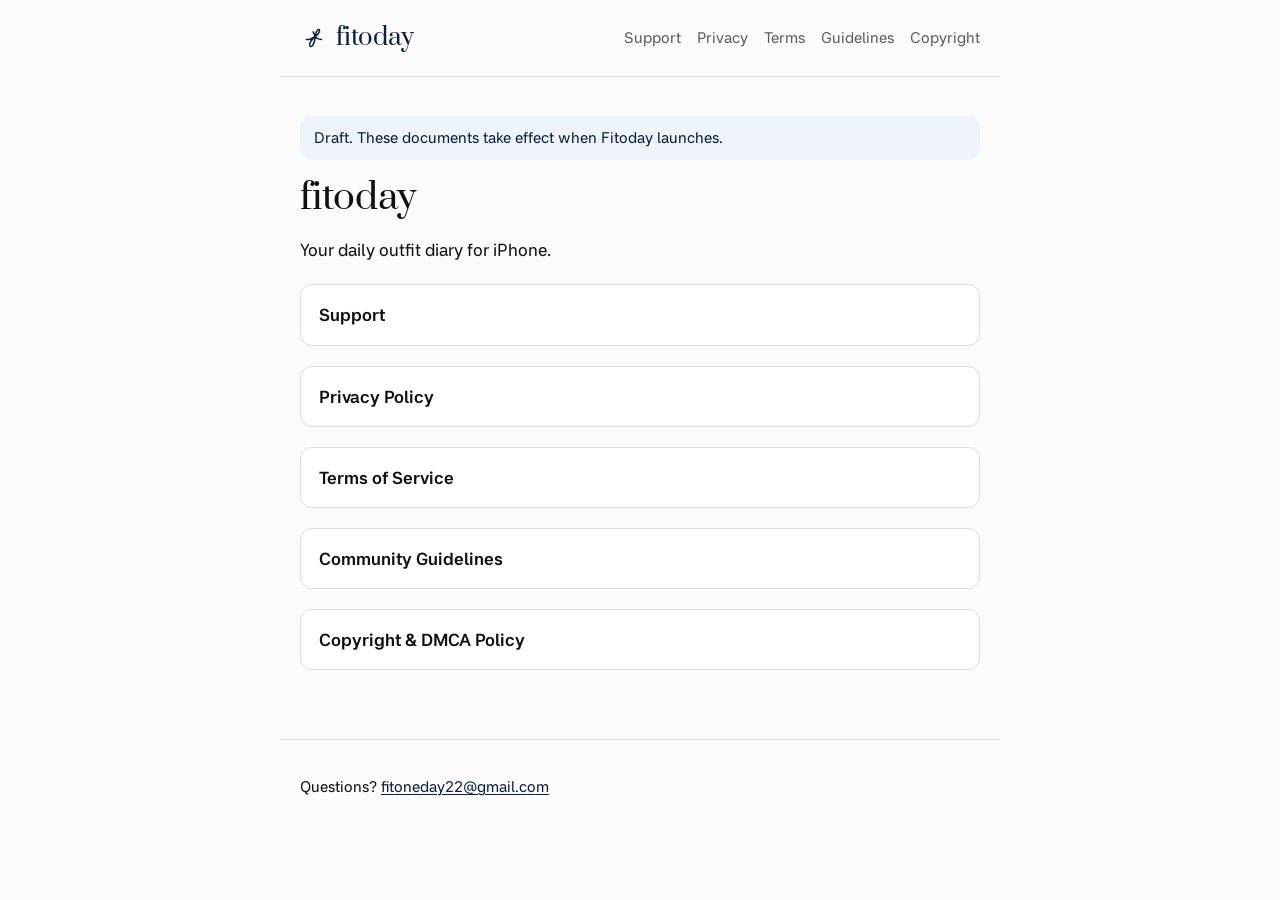
<file: index.html>
<!doctype html>
<html lang="en">
<head>
<meta charset="utf-8">
<meta name="viewport" content="width=device-width, initial-scale=1">
<meta http-equiv="Content-Security-Policy" content="default-src 'none'; style-src 'self'; font-src 'self'; img-src 'self'; base-uri 'none'; form-action 'none'">
<meta name="referrer" content="no-referrer">
<meta name="color-scheme" content="light dark">
<title>fitoday · fitoday</title>
<link rel="stylesheet" href="style.css">
</head>
<body>
<header>
  <a class="brand" href="" aria-label="fitoday home">
    <svg viewBox="0 0 220 220" width="28" height="28" aria-hidden="true"><path d="M50 122.501C50 122.501 70.6399 122.158 82.5 117.501C95.5 112.397 120 97.5481 120 97.5481M120.331 97.3081C123.002 81.9221 126.219 66.0576 129.5 60.0009C136 48.0009 144 42.7509 149 44.0009C154 45.2508 156 55.0013 147.5 69.5009C139.661 82.8725 122.892 95.4347 120.331 97.3081ZM120.331 97.3081C120.292 97.5329 120.253 97.7576 120.214 97.9822M120.331 97.3081C120.115 97.4661 120 97.5481 120 97.5481M120.214 97.9822C117.648 112.84 115.598 127.11 114.5 131.501C112.25 140.501 112 145.888 103 162.388C94 178.888 81.5 179.001 77 171.001C72.5 163.001 74.5 155.775 81.5 142.388C88.5 129.001 120 97.5481 120 97.5481M120.214 97.9822C120.071 97.7018 120 97.5481 120 97.5481M120.214 97.9822C121.337 100.175 126.917 110.124 138 115.001C150.5 120.501 169 121.001 169 121.001M120 97.5481L103 62.3881" fill="none" stroke="currentColor" stroke-width="12" stroke-linecap="round" stroke-linejoin="round"/></svg>
    <span>fitoday</span>
  </a>
  <nav aria-label="Pages"><a href="support/">Support</a><a href="privacy/">Privacy</a><a href="terms/">Terms</a><a href="community-guidelines/">Guidelines</a><a href="dmca/">Copyright</a></nav>
</header>
<main>
<p class="draft" role="note">Draft. These documents take effect when Fitoday launches.</p>
<h1>fitoday</h1><p>Your daily outfit diary for iPhone.</p><ul class="cards"><li><a href="support/">Support</a></li><li><a href="privacy/">Privacy Policy</a></li><li><a href="terms/">Terms of Service</a></li><li><a href="community-guidelines/">Community Guidelines</a></li><li><a href="dmca/">Copyright & DMCA Policy</a></li></ul>
</main>
<footer>
  <p>Questions? <a href="mailto:fitoneday22@gmail.com">fitoneday22@gmail.com</a></p>
</footer>
</body>
</html>
</file>
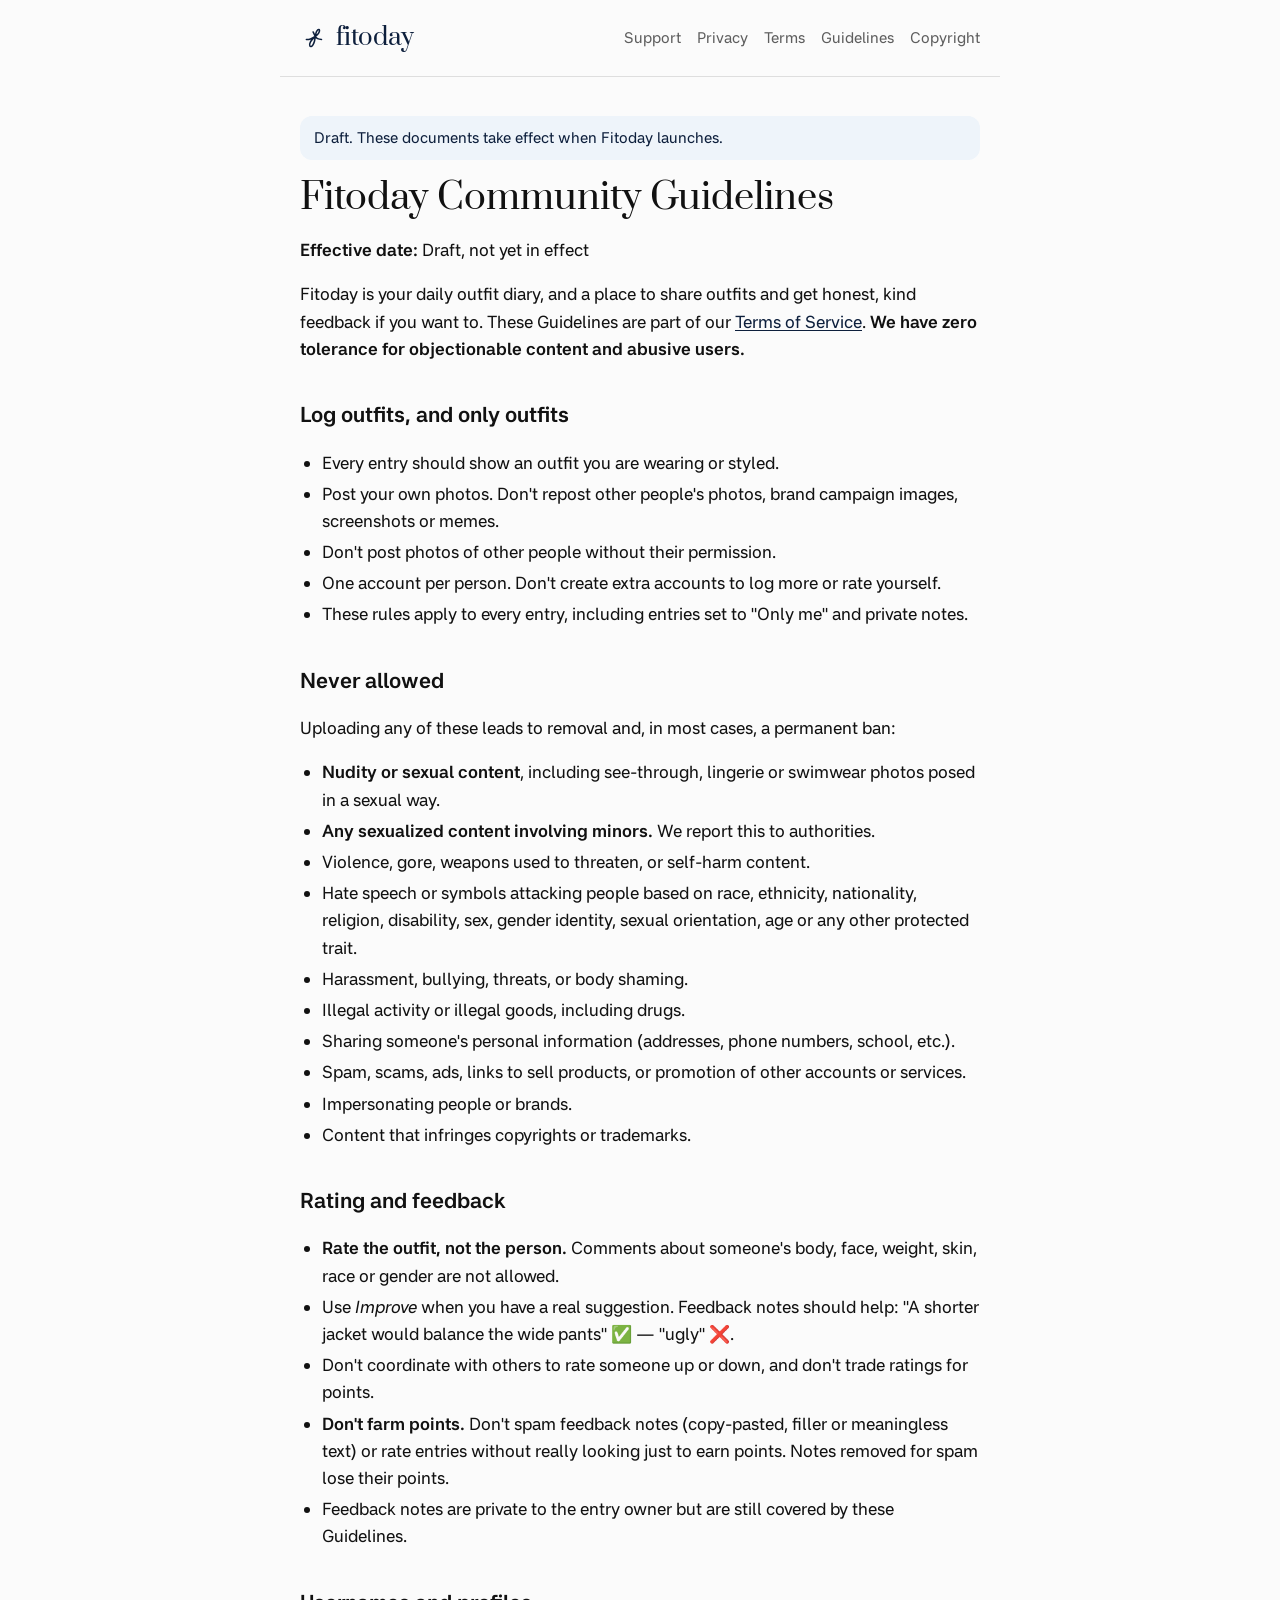
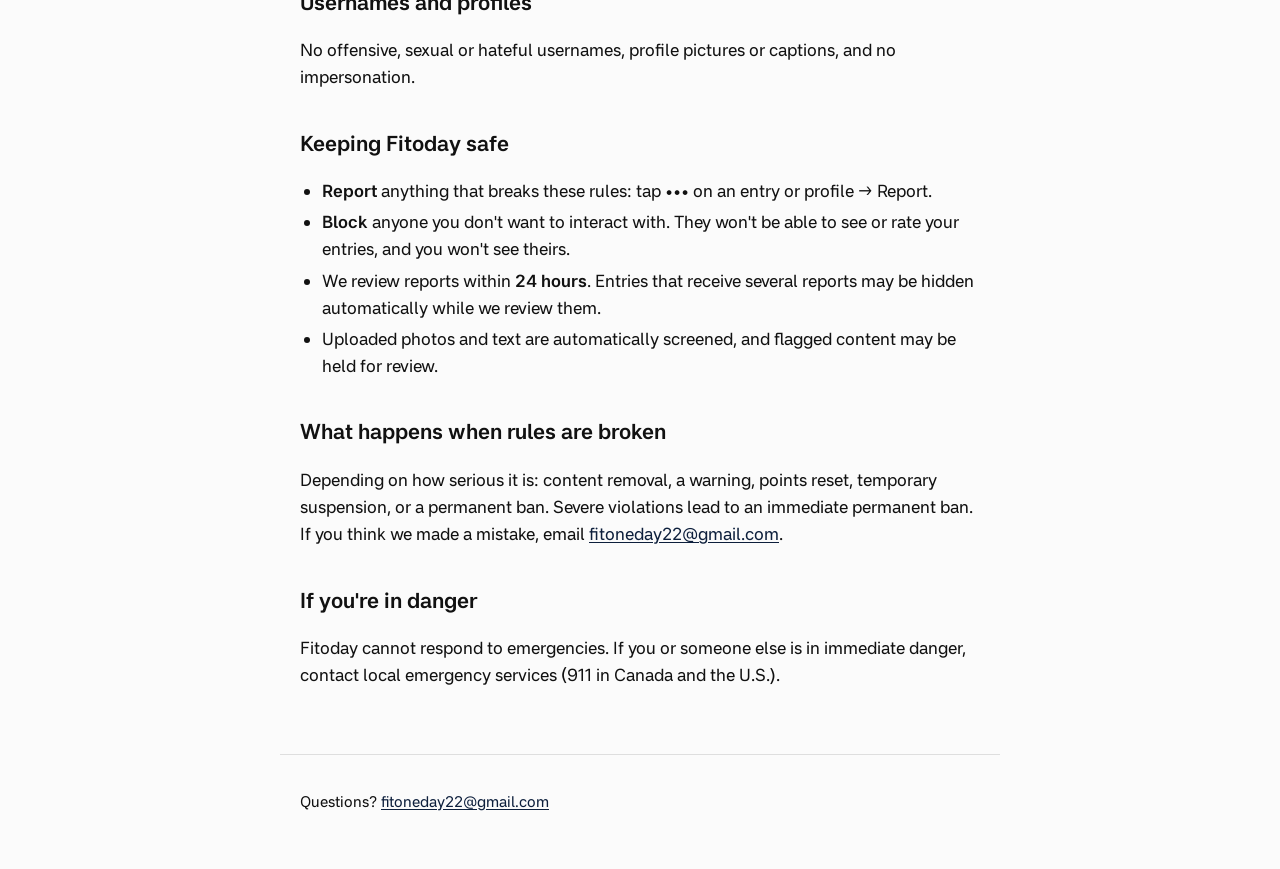
<file: community-guidelines/index.html>
<!doctype html>
<html lang="en">
<head>
<meta charset="utf-8">
<meta name="viewport" content="width=device-width, initial-scale=1">
<meta http-equiv="Content-Security-Policy" content="default-src 'none'; style-src 'self'; font-src 'self'; img-src 'self'; base-uri 'none'; form-action 'none'">
<meta name="referrer" content="no-referrer">
<meta name="color-scheme" content="light dark">
<title>Fitoday Community Guidelines · fitoday</title>
<link rel="stylesheet" href="../style.css">
</head>
<body>
<header>
  <a class="brand" href="../" aria-label="fitoday home">
    <svg viewBox="0 0 220 220" width="28" height="28" aria-hidden="true"><path d="M50 122.501C50 122.501 70.6399 122.158 82.5 117.501C95.5 112.397 120 97.5481 120 97.5481M120.331 97.3081C123.002 81.9221 126.219 66.0576 129.5 60.0009C136 48.0009 144 42.7509 149 44.0009C154 45.2508 156 55.0013 147.5 69.5009C139.661 82.8725 122.892 95.4347 120.331 97.3081ZM120.331 97.3081C120.292 97.5329 120.253 97.7576 120.214 97.9822M120.331 97.3081C120.115 97.4661 120 97.5481 120 97.5481M120.214 97.9822C117.648 112.84 115.598 127.11 114.5 131.501C112.25 140.501 112 145.888 103 162.388C94 178.888 81.5 179.001 77 171.001C72.5 163.001 74.5 155.775 81.5 142.388C88.5 129.001 120 97.5481 120 97.5481M120.214 97.9822C120.071 97.7018 120 97.5481 120 97.5481M120.214 97.9822C121.337 100.175 126.917 110.124 138 115.001C150.5 120.501 169 121.001 169 121.001M120 97.5481L103 62.3881" fill="none" stroke="currentColor" stroke-width="12" stroke-linecap="round" stroke-linejoin="round"/></svg>
    <span>fitoday</span>
  </a>
  <nav aria-label="Pages"><a href="../support/">Support</a><a href="../privacy/">Privacy</a><a href="../terms/">Terms</a><a href="../community-guidelines/">Guidelines</a><a href="../dmca/">Copyright</a></nav>
</header>
<main>
<p class="draft" role="note">Draft. These documents take effect when Fitoday launches.</p>
<h1>Fitoday Community Guidelines</h1>
<p><strong>Effective date:</strong> Draft, not yet in effect</p>
<p>Fitoday is your daily outfit diary, and a place to share outfits and get honest, kind feedback if you want to. These Guidelines are part of our <a href="../terms/">Terms of Service</a>. <strong>We have zero tolerance for objectionable content and abusive users.</strong></p>
<h2>Log outfits, and only outfits</h2>
<ul><li>Every entry should show an outfit you are wearing or styled.</li><li>Post your own photos. Don't repost other people's photos, brand campaign images, screenshots or memes.</li><li>Don't post photos of other people without their permission.</li><li>One account per person. Don't create extra accounts to log more or rate yourself.</li><li>These rules apply to every entry, including entries set to "Only me" and private notes.</li></ul>
<h2>Never allowed</h2>
<p>Uploading any of these leads to removal and, in most cases, a permanent ban:</p>
<ul><li><strong>Nudity or sexual content</strong>, including see-through, lingerie or swimwear photos posed in a sexual way.</li><li><strong>Any sexualized content involving minors.</strong> We report this to authorities.</li><li>Violence, gore, weapons used to threaten, or self-harm content.</li><li>Hate speech or symbols attacking people based on race, ethnicity, nationality, religion, disability, sex, gender identity, sexual orientation, age or any other protected trait.</li><li>Harassment, bullying, threats, or body shaming.</li><li>Illegal activity or illegal goods, including drugs.</li><li>Sharing someone's personal information (addresses, phone numbers, school, etc.).</li><li>Spam, scams, ads, links to sell products, or promotion of other accounts or services.</li><li>Impersonating people or brands.</li><li>Content that infringes copyrights or trademarks.</li></ul>
<h2>Rating and feedback</h2>
<ul><li><strong>Rate the outfit, not the person.</strong> Comments about someone's body, face, weight, skin, race or gender are not allowed.</li><li>Use <em>Improve</em> when you have a real suggestion. Feedback notes should help: "A shorter jacket would balance the wide pants" ✅ — "ugly" ❌.</li><li>Don't coordinate with others to rate someone up or down, and don't trade ratings for points.</li><li><strong>Don't farm points.</strong> Don't spam feedback notes (copy-pasted, filler or meaningless text) or rate entries without really looking just to earn points. Notes removed for spam lose their points.</li><li>Feedback notes are private to the entry owner but are still covered by these Guidelines.</li></ul>
<h2>Usernames and profiles</h2>
<p>No offensive, sexual or hateful usernames, profile pictures or captions, and no impersonation.</p>
<h2>Keeping Fitoday safe</h2>
<ul><li><strong>Report</strong> anything that breaks these rules: tap ••• on an entry or profile → Report.</li><li><strong>Block</strong> anyone you don't want to interact with. They won't be able to see or rate your entries, and you won't see theirs.</li><li>We review reports within <strong>24 hours</strong>. Entries that receive several reports may be hidden automatically while we review them.</li><li>Uploaded photos and text are automatically screened, and flagged content may be held for review.</li></ul>
<h2>What happens when rules are broken</h2>
<p>Depending on how serious it is: content removal, a warning, points reset, temporary suspension, or a permanent ban. Severe violations lead to an immediate permanent ban. If you think we made a mistake, email <a href="mailto:fitoneday22@gmail.com">fitoneday22@gmail.com</a>.</p>
<h2>If you're in danger</h2>
<p>Fitoday cannot respond to emergencies. If you or someone else is in immediate danger, contact local emergency services (911 in Canada and the U.S.).</p>
</main>
<footer>
  <p>Questions? <a href="mailto:fitoneday22@gmail.com">fitoneday22@gmail.com</a></p>
</footer>
</body>
</html>
</file>
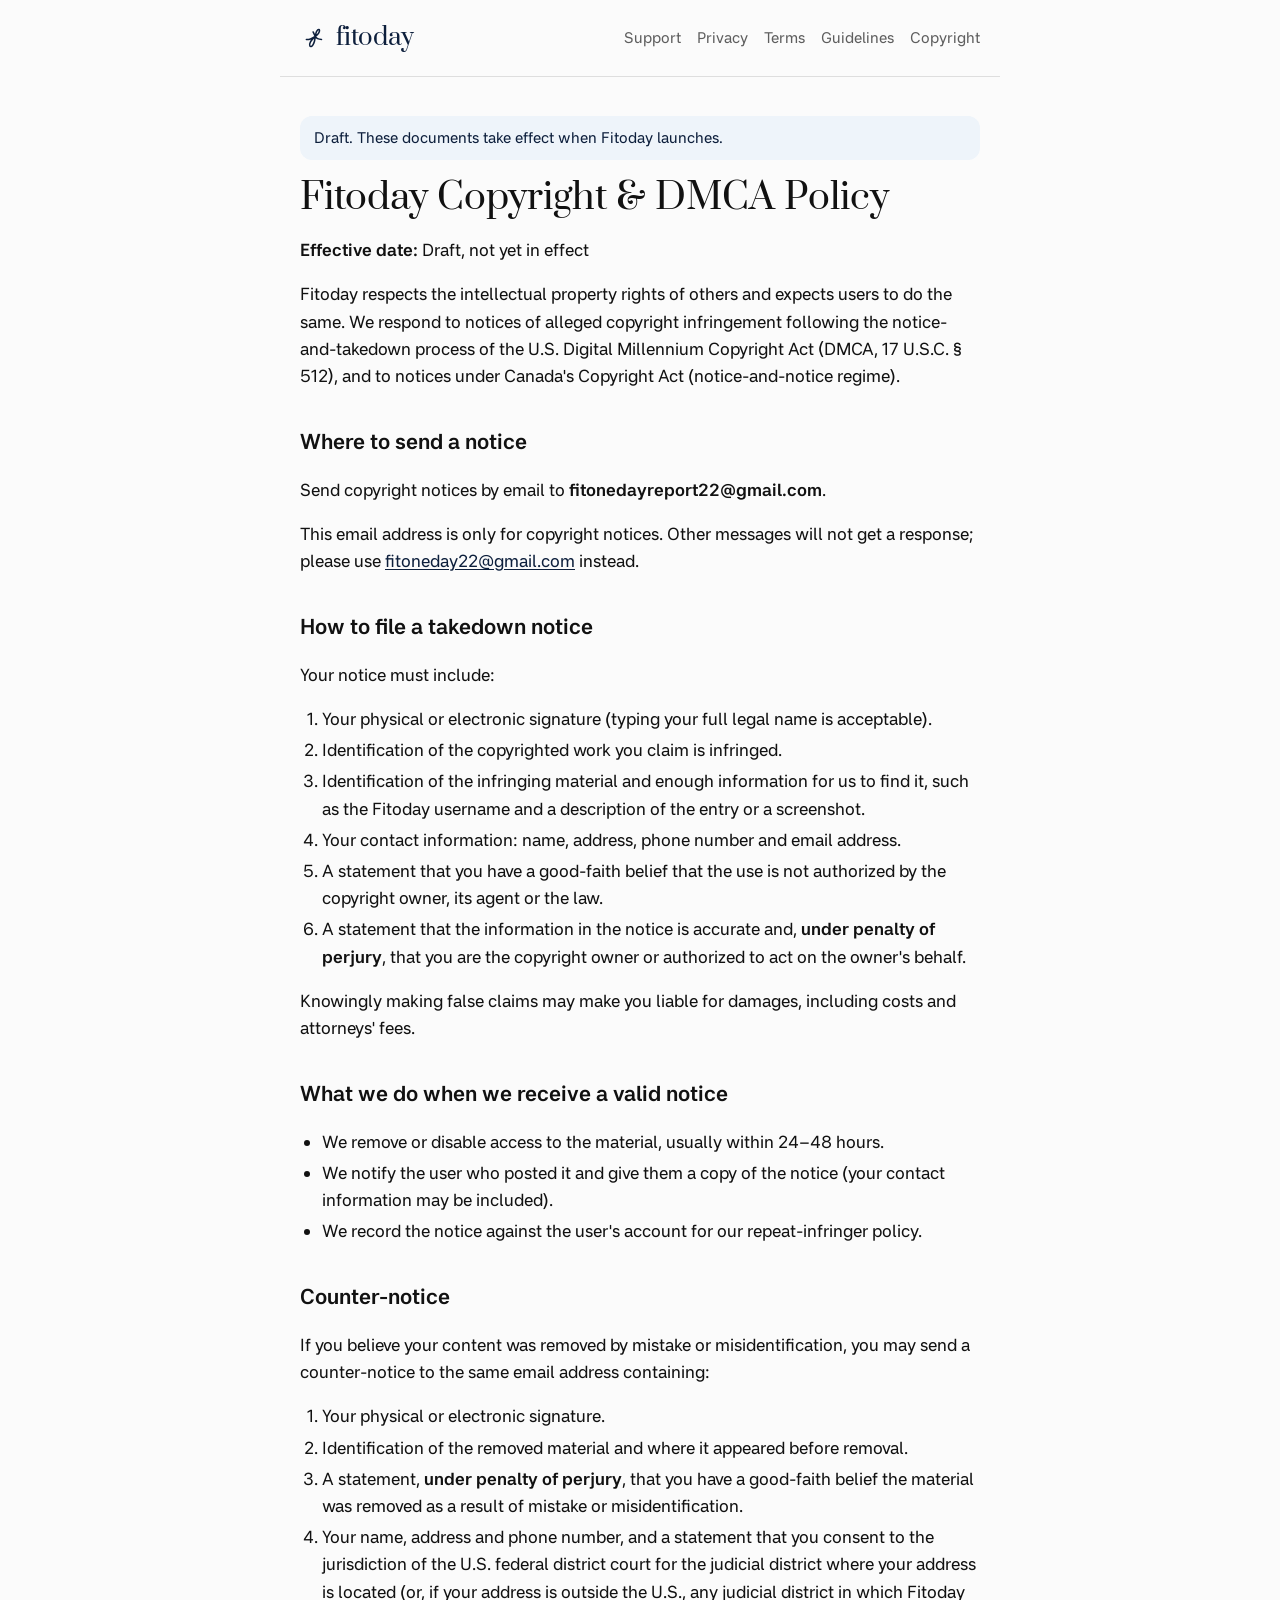
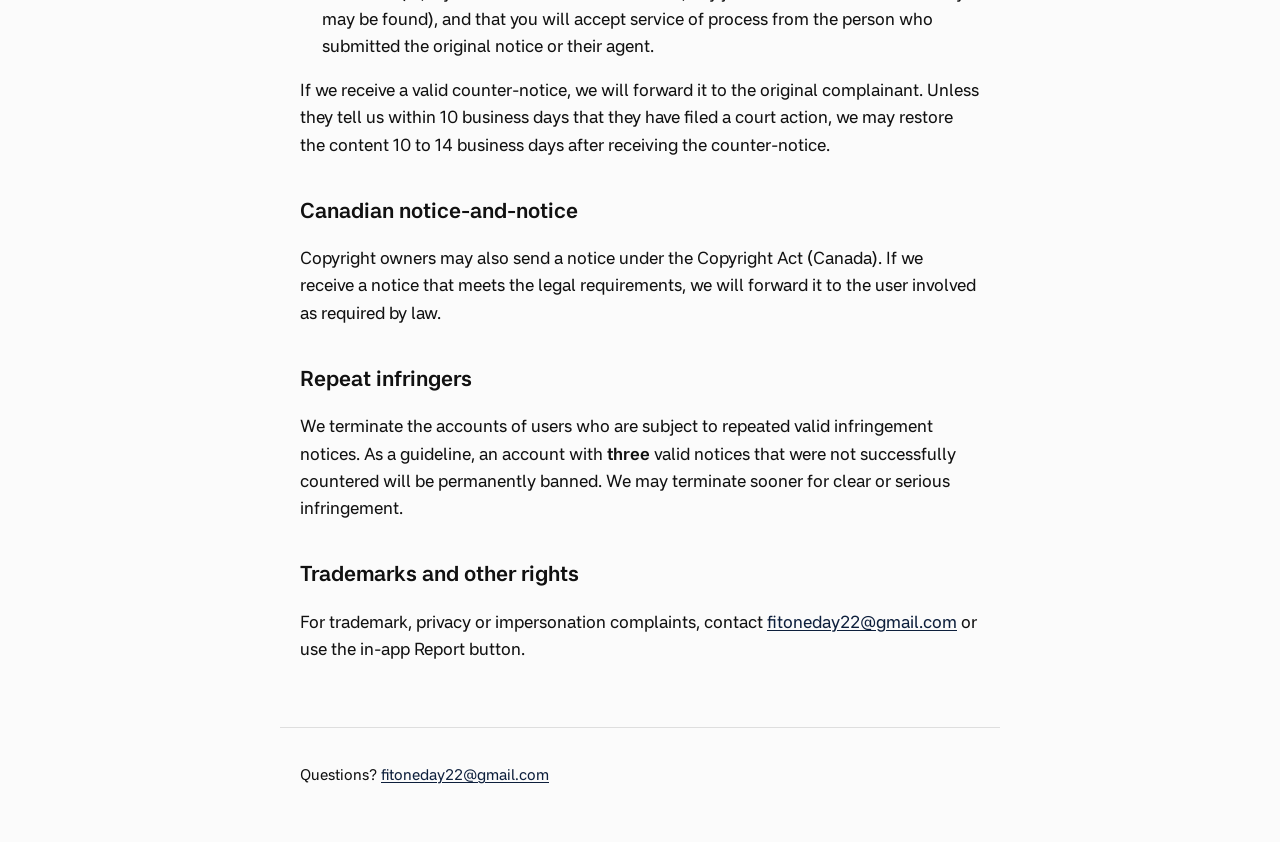
<file: dmca/index.html>
<!doctype html>
<html lang="en">
<head>
<meta charset="utf-8">
<meta name="viewport" content="width=device-width, initial-scale=1">
<meta http-equiv="Content-Security-Policy" content="default-src 'none'; style-src 'self'; font-src 'self'; img-src 'self'; base-uri 'none'; form-action 'none'">
<meta name="referrer" content="no-referrer">
<meta name="color-scheme" content="light dark">
<title>Fitoday Copyright &amp; DMCA Policy · fitoday</title>
<link rel="stylesheet" href="../style.css">
</head>
<body>
<header>
  <a class="brand" href="../" aria-label="fitoday home">
    <svg viewBox="0 0 220 220" width="28" height="28" aria-hidden="true"><path d="M50 122.501C50 122.501 70.6399 122.158 82.5 117.501C95.5 112.397 120 97.5481 120 97.5481M120.331 97.3081C123.002 81.9221 126.219 66.0576 129.5 60.0009C136 48.0009 144 42.7509 149 44.0009C154 45.2508 156 55.0013 147.5 69.5009C139.661 82.8725 122.892 95.4347 120.331 97.3081ZM120.331 97.3081C120.292 97.5329 120.253 97.7576 120.214 97.9822M120.331 97.3081C120.115 97.4661 120 97.5481 120 97.5481M120.214 97.9822C117.648 112.84 115.598 127.11 114.5 131.501C112.25 140.501 112 145.888 103 162.388C94 178.888 81.5 179.001 77 171.001C72.5 163.001 74.5 155.775 81.5 142.388C88.5 129.001 120 97.5481 120 97.5481M120.214 97.9822C120.071 97.7018 120 97.5481 120 97.5481M120.214 97.9822C121.337 100.175 126.917 110.124 138 115.001C150.5 120.501 169 121.001 169 121.001M120 97.5481L103 62.3881" fill="none" stroke="currentColor" stroke-width="12" stroke-linecap="round" stroke-linejoin="round"/></svg>
    <span>fitoday</span>
  </a>
  <nav aria-label="Pages"><a href="../support/">Support</a><a href="../privacy/">Privacy</a><a href="../terms/">Terms</a><a href="../community-guidelines/">Guidelines</a><a href="../dmca/">Copyright</a></nav>
</header>
<main>
<p class="draft" role="note">Draft. These documents take effect when Fitoday launches.</p>
<h1>Fitoday Copyright &amp; DMCA Policy</h1>
<p><strong>Effective date:</strong> Draft, not yet in effect</p>
<p>Fitoday respects the intellectual property rights of others and expects users to do the same. We respond to notices of alleged copyright infringement following the notice-and-takedown process of the U.S. Digital Millennium Copyright Act (DMCA, 17 U.S.C. § 512), and to notices under Canada's Copyright Act (notice-and-notice regime).</p>
<h2>Where to send a notice</h2>
<p>Send copyright notices by email to <strong>fitonedayreport22@gmail.com</strong>.</p>
<p>This email address is only for copyright notices. Other messages will not get a response; please use <a href="mailto:fitoneday22@gmail.com">fitoneday22@gmail.com</a> instead.</p>
<h2>How to file a takedown notice</h2>
<p>Your notice must include:</p>
<ol><li>Your physical or electronic signature (typing your full legal name is acceptable).</li><li>Identification of the copyrighted work you claim is infringed.</li><li>Identification of the infringing material and enough information for us to find it, such as the Fitoday username and a description of the entry or a screenshot.</li><li>Your contact information: name, address, phone number and email address.</li><li>A statement that you have a good-faith belief that the use is not authorized by the copyright owner, its agent or the law.</li><li>A statement that the information in the notice is accurate and, <strong>under penalty of perjury</strong>, that you are the copyright owner or authorized to act on the owner's behalf.</li></ol>
<p>Knowingly making false claims may make you liable for damages, including costs and attorneys' fees.</p>
<h2>What we do when we receive a valid notice</h2>
<ul><li>We remove or disable access to the material, usually within 24–48 hours.</li><li>We notify the user who posted it and give them a copy of the notice (your contact information may be included).</li><li>We record the notice against the user's account for our repeat-infringer policy.</li></ul>
<h2>Counter-notice</h2>
<p>If you believe your content was removed by mistake or misidentification, you may send a counter-notice to the same email address containing:</p>
<ol><li>Your physical or electronic signature.</li><li>Identification of the removed material and where it appeared before removal.</li><li>A statement, <strong>under penalty of perjury</strong>, that you have a good-faith belief the material was removed as a result of mistake or misidentification.</li><li>Your name, address and phone number, and a statement that you consent to the jurisdiction of the U.S. federal district court for the judicial district where your address is located (or, if your address is outside the U.S., any judicial district in which Fitoday may be found), and that you will accept service of process from the person who submitted the original notice or their agent.</li></ol>
<p>If we receive a valid counter-notice, we will forward it to the original complainant. Unless they tell us within 10 business days that they have filed a court action, we may restore the content 10 to 14 business days after receiving the counter-notice.</p>
<h2>Canadian notice-and-notice</h2>
<p>Copyright owners may also send a notice under the Copyright Act (Canada). If we receive a notice that meets the legal requirements, we will forward it to the user involved as required by law.</p>
<h2>Repeat infringers</h2>
<p>We terminate the accounts of users who are subject to repeated valid infringement notices. As a guideline, an account with <strong>three</strong> valid notices that were not successfully countered will be permanently banned. We may terminate sooner for clear or serious infringement.</p>
<h2>Trademarks and other rights</h2>
<p>For trademark, privacy or impersonation complaints, contact <a href="mailto:fitoneday22@gmail.com">fitoneday22@gmail.com</a> or use the in-app Report button.</p>
</main>
<footer>
  <p>Questions? <a href="mailto:fitoneday22@gmail.com">fitoneday22@gmail.com</a></p>
</footer>
</body>
</html>
</file>
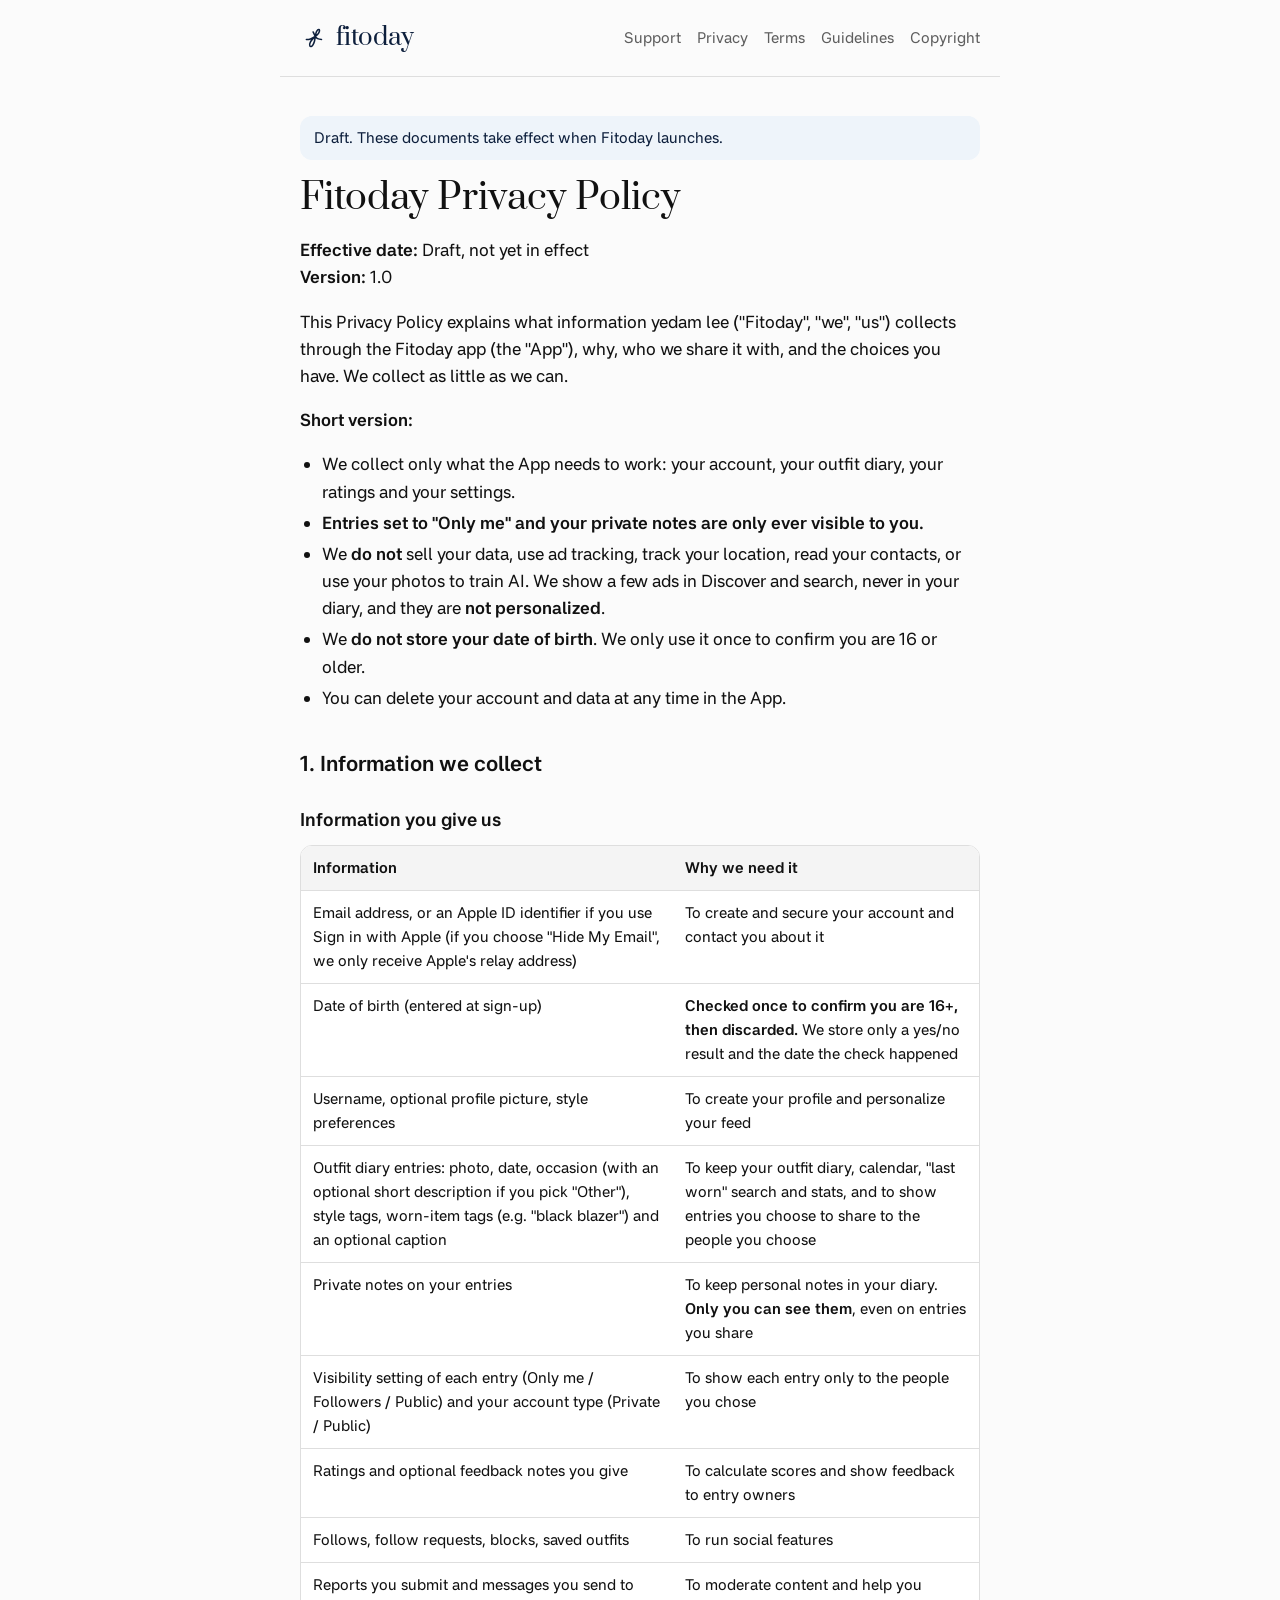
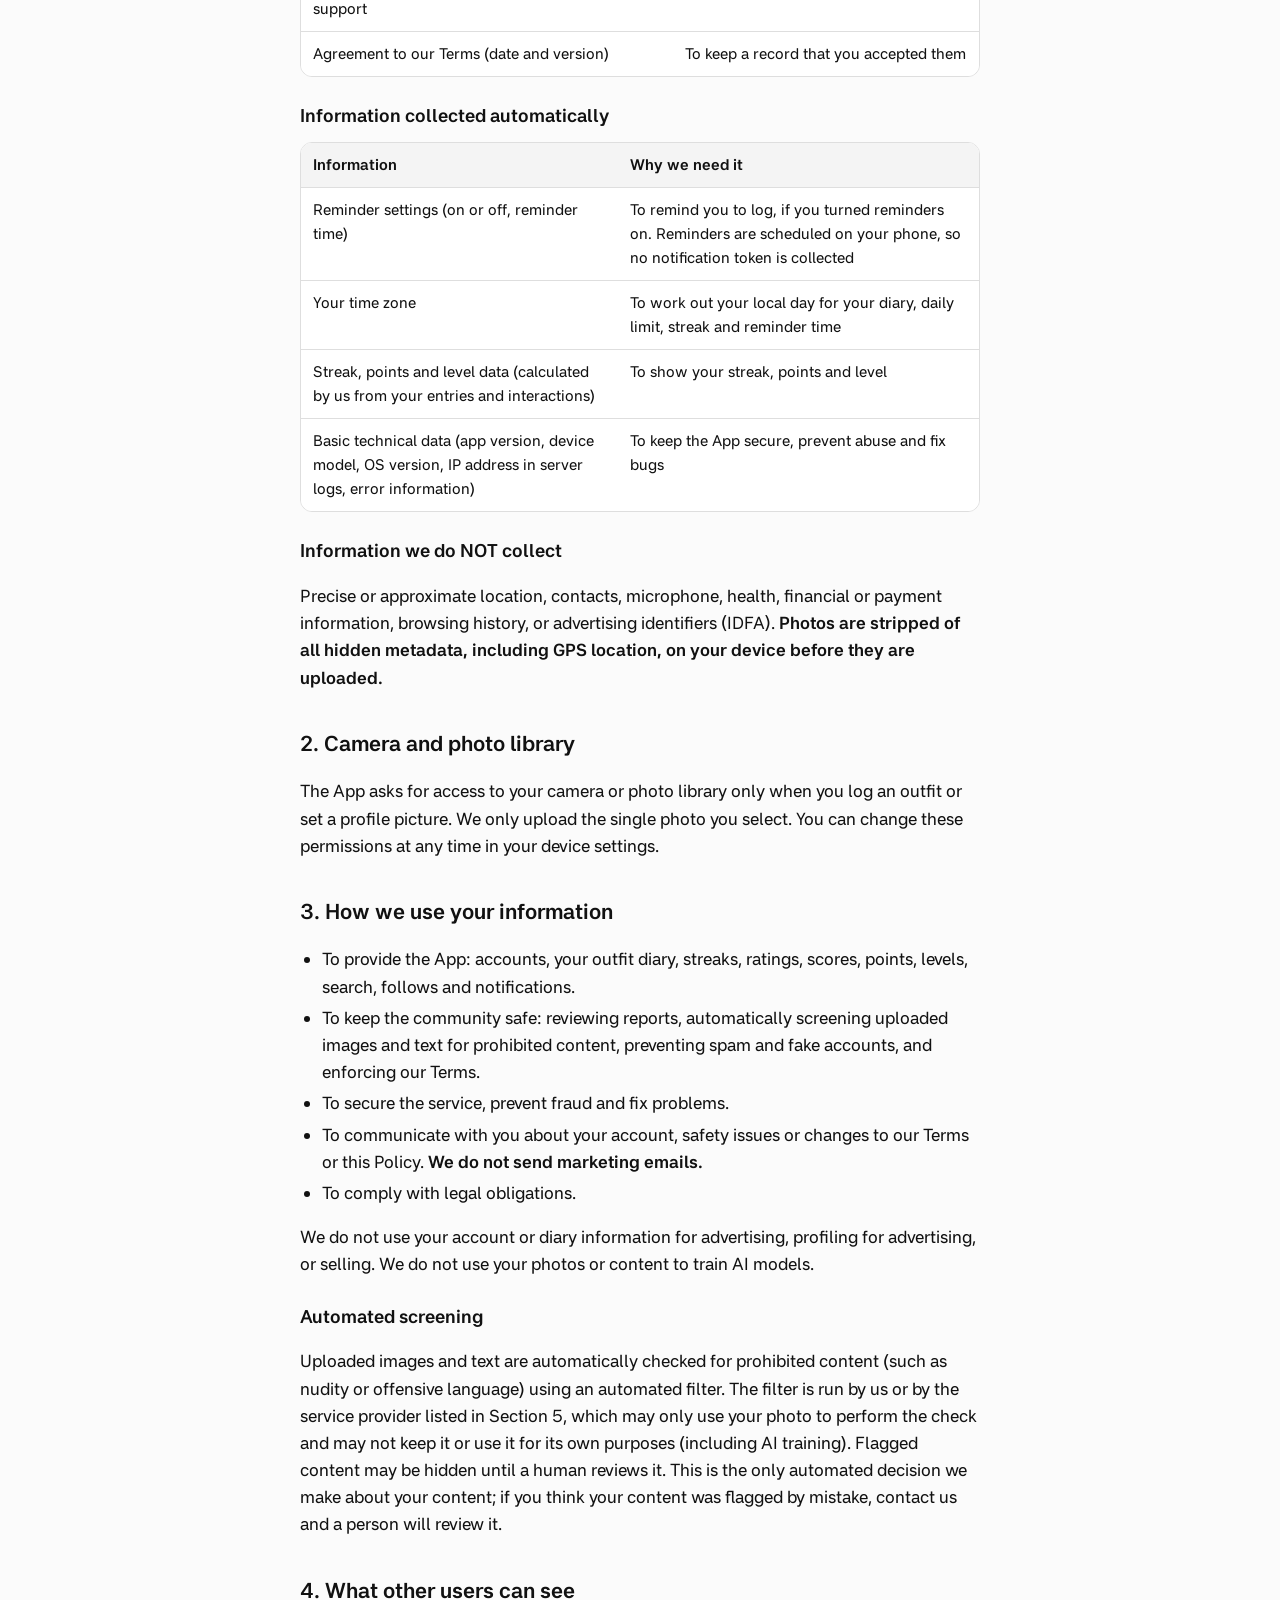
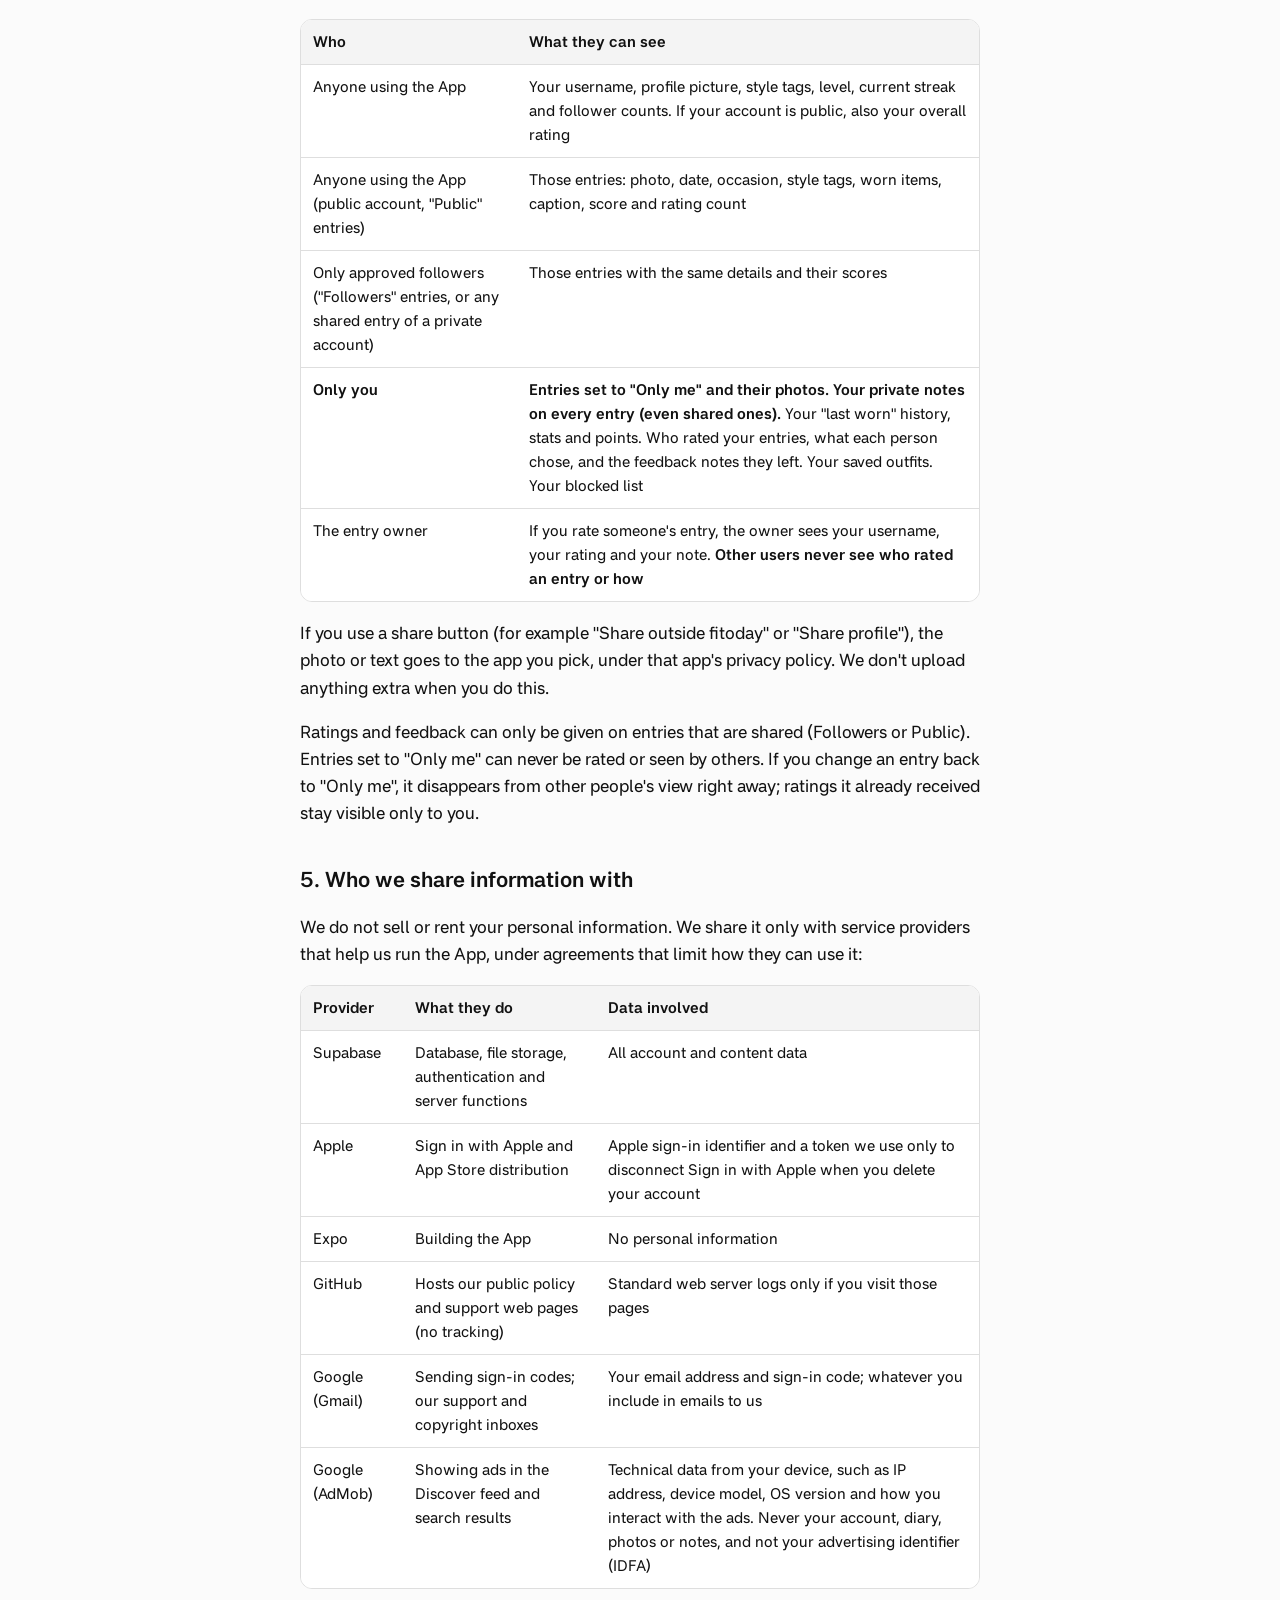
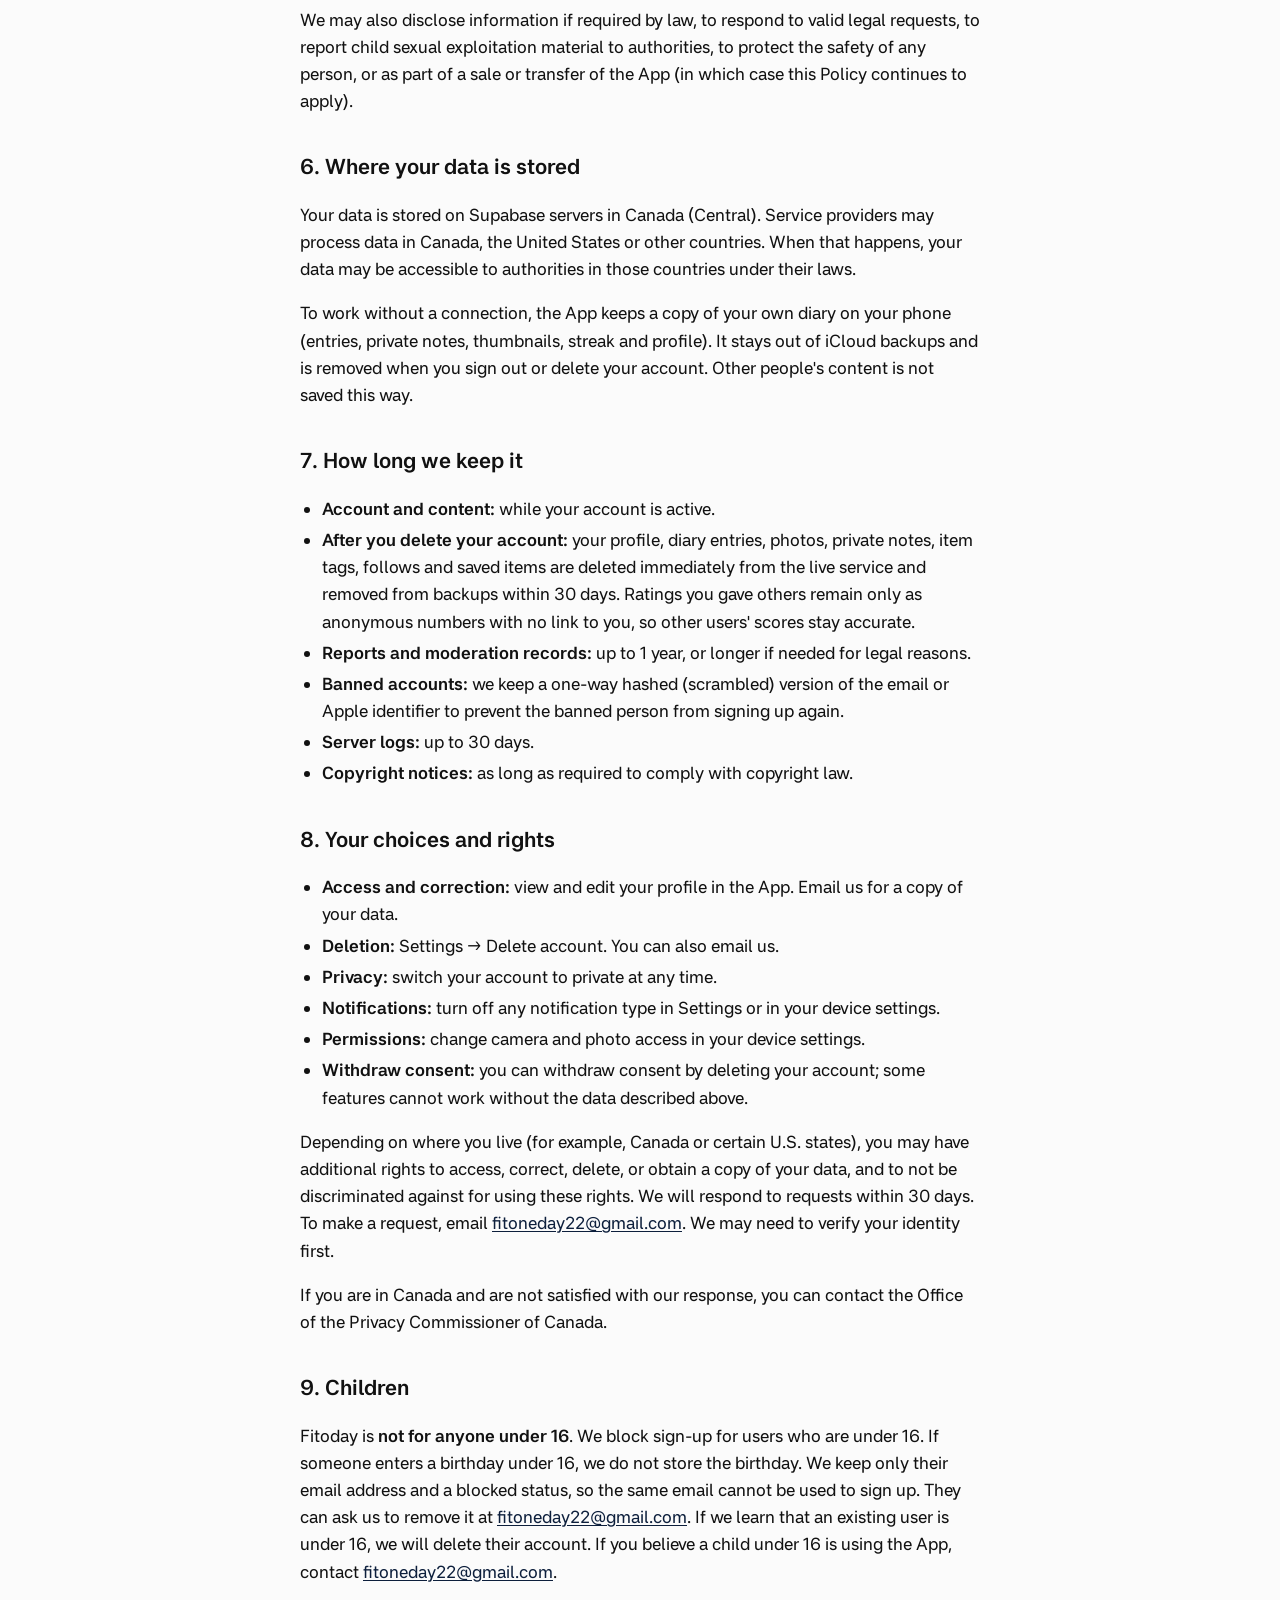
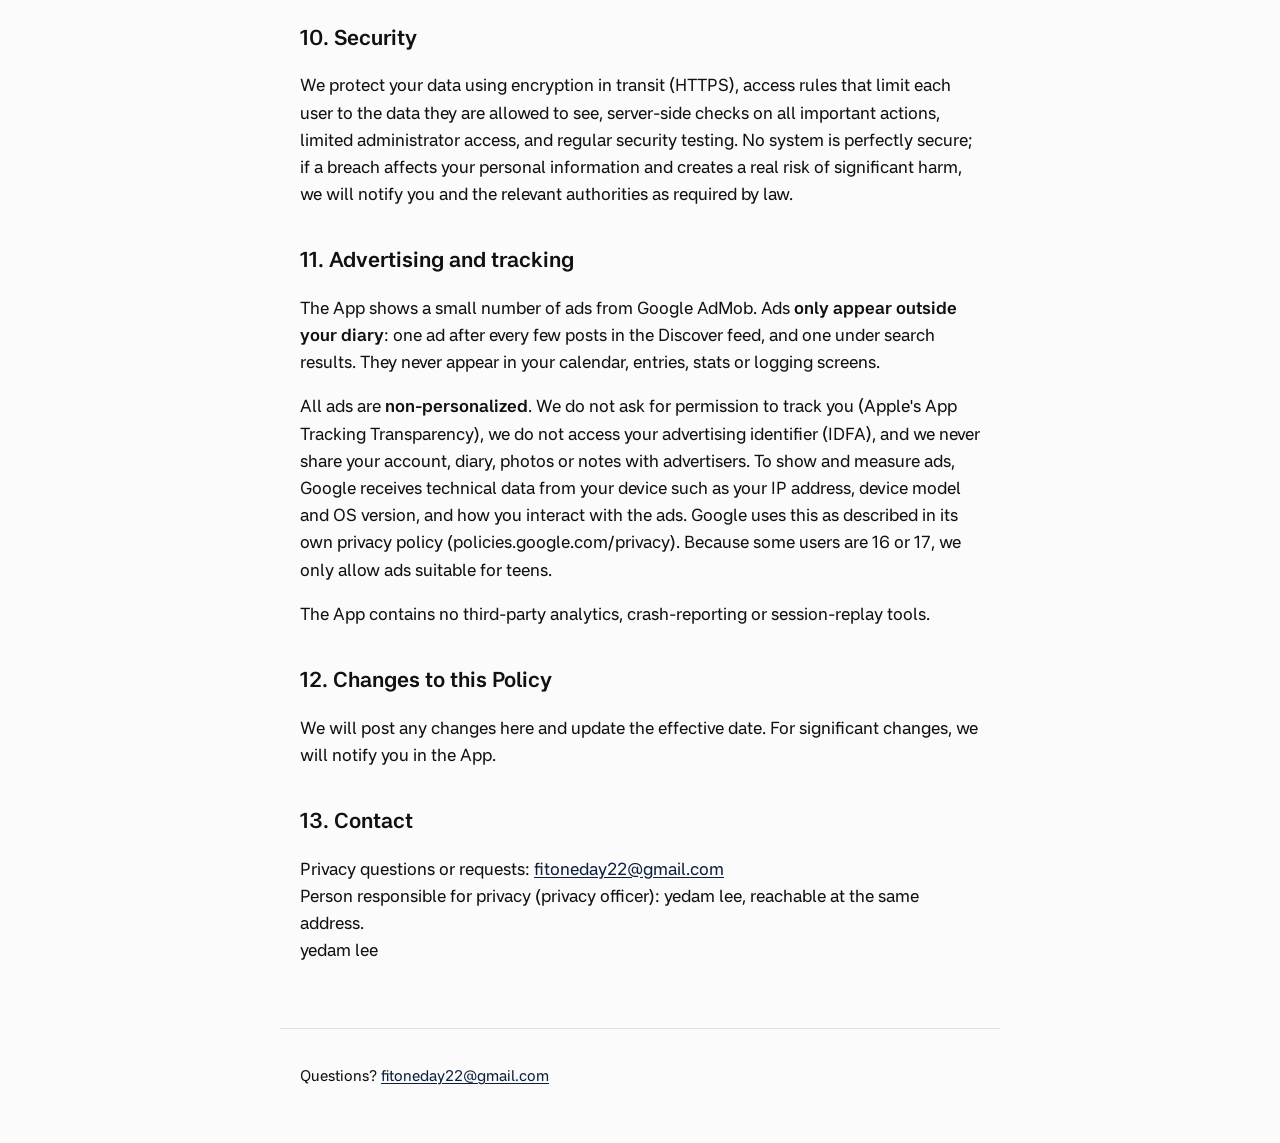
<file: privacy/index.html>
<!doctype html>
<html lang="en">
<head>
<meta charset="utf-8">
<meta name="viewport" content="width=device-width, initial-scale=1">
<meta http-equiv="Content-Security-Policy" content="default-src 'none'; style-src 'self'; font-src 'self'; img-src 'self'; base-uri 'none'; form-action 'none'">
<meta name="referrer" content="no-referrer">
<meta name="color-scheme" content="light dark">
<title>Fitoday Privacy Policy · fitoday</title>
<link rel="stylesheet" href="../style.css">
</head>
<body>
<header>
  <a class="brand" href="../" aria-label="fitoday home">
    <svg viewBox="0 0 220 220" width="28" height="28" aria-hidden="true"><path d="M50 122.501C50 122.501 70.6399 122.158 82.5 117.501C95.5 112.397 120 97.5481 120 97.5481M120.331 97.3081C123.002 81.9221 126.219 66.0576 129.5 60.0009C136 48.0009 144 42.7509 149 44.0009C154 45.2508 156 55.0013 147.5 69.5009C139.661 82.8725 122.892 95.4347 120.331 97.3081ZM120.331 97.3081C120.292 97.5329 120.253 97.7576 120.214 97.9822M120.331 97.3081C120.115 97.4661 120 97.5481 120 97.5481M120.214 97.9822C117.648 112.84 115.598 127.11 114.5 131.501C112.25 140.501 112 145.888 103 162.388C94 178.888 81.5 179.001 77 171.001C72.5 163.001 74.5 155.775 81.5 142.388C88.5 129.001 120 97.5481 120 97.5481M120.214 97.9822C120.071 97.7018 120 97.5481 120 97.5481M120.214 97.9822C121.337 100.175 126.917 110.124 138 115.001C150.5 120.501 169 121.001 169 121.001M120 97.5481L103 62.3881" fill="none" stroke="currentColor" stroke-width="12" stroke-linecap="round" stroke-linejoin="round"/></svg>
    <span>fitoday</span>
  </a>
  <nav aria-label="Pages"><a href="../support/">Support</a><a href="../privacy/">Privacy</a><a href="../terms/">Terms</a><a href="../community-guidelines/">Guidelines</a><a href="../dmca/">Copyright</a></nav>
</header>
<main>
<p class="draft" role="note">Draft. These documents take effect when Fitoday launches.</p>
<h1>Fitoday Privacy Policy</h1>
<p><strong>Effective date:</strong> Draft, not yet in effect<br><strong>Version:</strong> 1.0</p>
<p>This Privacy Policy explains what information yedam lee ("Fitoday", "we", "us") collects through the Fitoday app (the "App"), why, who we share it with, and the choices you have. We collect as little as we can.</p>
<p><strong>Short version:</strong></p>
<ul><li>We collect only what the App needs to work: your account, your outfit diary, your ratings and your settings.</li><li><strong>Entries set to "Only me" and your private notes are only ever visible to you.</strong></li><li>We <strong>do not</strong> sell your data, use ad tracking, track your location, read your contacts, or use your photos to train AI. We show a few ads in Discover and search, never in your diary, and they are <strong>not personalized</strong>.</li><li>We <strong>do not store your date of birth</strong>. We only use it once to confirm you are 16 or older.</li><li>You can delete your account and data at any time in the App.</li></ul>
<h2>1. Information we collect</h2>
<h3>Information you give us</h3>
<div class="table"><table><thead><tr><th>Information</th><th>Why we need it</th></tr></thead><tbody><tr><td>Email address, or an Apple ID identifier if you use Sign in with Apple (if you choose "Hide My Email", we only receive Apple's relay address)</td><td>To create and secure your account and contact you about it</td></tr><tr><td>Date of birth (entered at sign-up)</td><td><strong>Checked once to confirm you are 16+, then discarded.</strong> We store only a yes/no result and the date the check happened</td></tr><tr><td>Username, optional profile picture, style preferences</td><td>To create your profile and personalize your feed</td></tr><tr><td>Outfit diary entries: photo, date, occasion (with an optional short description if you pick "Other"), style tags, worn-item tags (e.g. "black blazer") and an optional caption</td><td>To keep your outfit diary, calendar, "last worn" search and stats, and to show entries you choose to share to the people you choose</td></tr><tr><td>Private notes on your entries</td><td>To keep personal notes in your diary. <strong>Only you can see them</strong>, even on entries you share</td></tr><tr><td>Visibility setting of each entry (Only me / Followers / Public) and your account type (Private / Public)</td><td>To show each entry only to the people you chose</td></tr><tr><td>Ratings and optional feedback notes you give</td><td>To calculate scores and show feedback to entry owners</td></tr><tr><td>Follows, follow requests, blocks, saved outfits</td><td>To run social features</td></tr><tr><td>Reports you submit and messages you send to support</td><td>To moderate content and help you</td></tr><tr><td>Agreement to our Terms (date and version)</td><td>To keep a record that you accepted them</td></tr></tbody></table></div>
<h3>Information collected automatically</h3>
<div class="table"><table><thead><tr><th>Information</th><th>Why we need it</th></tr></thead><tbody><tr><td>Reminder settings (on or off, reminder time)</td><td>To remind you to log, if you turned reminders on. Reminders are scheduled on your phone, so no notification token is collected</td></tr><tr><td>Your time zone</td><td>To work out your local day for your diary, daily limit, streak and reminder time</td></tr><tr><td>Streak, points and level data (calculated by us from your entries and interactions)</td><td>To show your streak, points and level</td></tr><tr><td>Basic technical data (app version, device model, OS version, IP address in server logs, error information)</td><td>To keep the App secure, prevent abuse and fix bugs</td></tr></tbody></table></div>
<h3>Information we do NOT collect</h3>
<p>Precise or approximate location, contacts, microphone, health, financial or payment information, browsing history, or advertising identifiers (IDFA). <strong>Photos are stripped of all hidden metadata, including GPS location, on your device before they are uploaded.</strong></p>
<h2>2. Camera and photo library</h2>
<p>The App asks for access to your camera or photo library only when you log an outfit or set a profile picture. We only upload the single photo you select. You can change these permissions at any time in your device settings.</p>
<h2>3. How we use your information</h2>
<ul><li>To provide the App: accounts, your outfit diary, streaks, ratings, scores, points, levels, search, follows and notifications.</li><li>To keep the community safe: reviewing reports, automatically screening uploaded images and text for prohibited content, preventing spam and fake accounts, and enforcing our Terms.</li><li>To secure the service, prevent fraud and fix problems.</li><li>To communicate with you about your account, safety issues or changes to our Terms or this Policy. <strong>We do not send marketing emails.</strong></li><li>To comply with legal obligations.</li></ul>
<p>We do not use your account or diary information for advertising, profiling for advertising, or selling. We do not use your photos or content to train AI models.</p>
<h3>Automated screening</h3>
<p>Uploaded images and text are automatically checked for prohibited content (such as nudity or offensive language) using an automated filter. The filter is run by us or by the service provider listed in Section 5, which may only use your photo to perform the check and may not keep it or use it for its own purposes (including AI training). Flagged content may be hidden until a human reviews it. This is the only automated decision we make about your content; if you think your content was flagged by mistake, contact us and a person will review it.</p>
<h2>4. What other users can see</h2>
<div class="table"><table><thead><tr><th>Who</th><th>What they can see</th></tr></thead><tbody><tr><td>Anyone using the App</td><td>Your username, profile picture, style tags, level, current streak and follower counts. If your account is public, also your overall rating</td></tr><tr><td>Anyone using the App (public account, "Public" entries)</td><td>Those entries: photo, date, occasion, style tags, worn items, caption, score and rating count</td></tr><tr><td>Only approved followers ("Followers" entries, or any shared entry of a private account)</td><td>Those entries with the same details and their scores</td></tr><tr><td><strong>Only you</strong></td><td><strong>Entries set to "Only me" and their photos. Your private notes on every entry (even shared ones).</strong> Your "last worn" history, stats and points. Who rated your entries, what each person chose, and the feedback notes they left. Your saved outfits. Your blocked list</td></tr><tr><td>The entry owner</td><td>If you rate someone's entry, the owner sees your username, your rating and your note. <strong>Other users never see who rated an entry or how</strong></td></tr></tbody></table></div>
<p>If you use a share button (for example "Share outside fitoday" or "Share profile"), the photo or text goes to the app you pick, under that app's privacy policy. We don't upload anything extra when you do this.</p>
<p>Ratings and feedback can only be given on entries that are shared (Followers or Public). Entries set to "Only me" can never be rated or seen by others. If you change an entry back to "Only me", it disappears from other people's view right away; ratings it already received stay visible only to you.</p>
<h2>5. Who we share information with</h2>
<p>We do not sell or rent your personal information. We share it only with service providers that help us run the App, under agreements that limit how they can use it:</p>
<div class="table"><table><thead><tr><th>Provider</th><th>What they do</th><th>Data involved</th></tr></thead><tbody><tr><td>Supabase</td><td>Database, file storage, authentication and server functions</td><td>All account and content data</td></tr><tr><td>Apple</td><td>Sign in with Apple and App Store distribution</td><td>Apple sign-in identifier and a token we use only to disconnect Sign in with Apple when you delete your account</td></tr><tr><td>Expo</td><td>Building the App</td><td>No personal information</td></tr><tr><td>GitHub</td><td>Hosts our public policy and support web pages (no tracking)</td><td>Standard web server logs only if you visit those pages</td></tr><tr><td>Google (Gmail)</td><td>Sending sign-in codes; our support and copyright inboxes</td><td>Your email address and sign-in code; whatever you include in emails to us</td></tr><tr><td>Google (AdMob)</td><td>Showing ads in the Discover feed and search results</td><td>Technical data from your device, such as IP address, device model, OS version and how you interact with the ads. Never your account, diary, photos or notes, and not your advertising identifier (IDFA)</td></tr></tbody></table></div>
<p>We may also disclose information if required by law, to respond to valid legal requests, to report child sexual exploitation material to authorities, to protect the safety of any person, or as part of a sale or transfer of the App (in which case this Policy continues to apply).</p>
<h2>6. Where your data is stored</h2>
<p>Your data is stored on Supabase servers in Canada (Central). Service providers may process data in Canada, the United States or other countries. When that happens, your data may be accessible to authorities in those countries under their laws.</p>
<p>To work without a connection, the App keeps a copy of your own diary on your phone (entries, private notes, thumbnails, streak and profile). It stays out of iCloud backups and is removed when you sign out or delete your account. Other people's content is not saved this way.</p>
<h2>7. How long we keep it</h2>
<ul><li><strong>Account and content:</strong> while your account is active.</li><li><strong>After you delete your account:</strong> your profile, diary entries, photos, private notes, item tags, follows and saved items are deleted immediately from the live service and removed from backups within 30 days. Ratings you gave others remain only as anonymous numbers with no link to you, so other users' scores stay accurate.</li><li><strong>Reports and moderation records:</strong> up to 1 year, or longer if needed for legal reasons.</li><li><strong>Banned accounts:</strong> we keep a one-way hashed (scrambled) version of the email or Apple identifier to prevent the banned person from signing up again.</li><li><strong>Server logs:</strong> up to 30 days.</li><li><strong>Copyright notices:</strong> as long as required to comply with copyright law.</li></ul>
<h2>8. Your choices and rights</h2>
<ul><li><strong>Access and correction:</strong> view and edit your profile in the App. Email us for a copy of your data.</li><li><strong>Deletion:</strong> Settings → Delete account. You can also email us.</li><li><strong>Privacy:</strong> switch your account to private at any time.</li><li><strong>Notifications:</strong> turn off any notification type in Settings or in your device settings.</li><li><strong>Permissions:</strong> change camera and photo access in your device settings.</li><li><strong>Withdraw consent:</strong> you can withdraw consent by deleting your account; some features cannot work without the data described above.</li></ul>
<p>Depending on where you live (for example, Canada or certain U.S. states), you may have additional rights to access, correct, delete, or obtain a copy of your data, and to not be discriminated against for using these rights. We will respond to requests within 30 days. To make a request, email <a href="mailto:fitoneday22@gmail.com">fitoneday22@gmail.com</a>. We may need to verify your identity first.</p>
<p>If you are in Canada and are not satisfied with our response, you can contact the Office of the Privacy Commissioner of Canada.</p>
<h2>9. Children</h2>
<p>Fitoday is <strong>not for anyone under 16</strong>. We block sign-up for users who are under 16. If someone enters a birthday under 16, we do not store the birthday. We keep only their email address and a blocked status, so the same email cannot be used to sign up. They can ask us to remove it at <a href="mailto:fitoneday22@gmail.com">fitoneday22@gmail.com</a>. If we learn that an existing user is under 16, we will delete their account. If you believe a child under 16 is using the App, contact <a href="mailto:fitoneday22@gmail.com">fitoneday22@gmail.com</a>.</p>
<h2>10. Security</h2>
<p>We protect your data using encryption in transit (HTTPS), access rules that limit each user to the data they are allowed to see, server-side checks on all important actions, limited administrator access, and regular security testing. No system is perfectly secure; if a breach affects your personal information and creates a real risk of significant harm, we will notify you and the relevant authorities as required by law.</p>
<h2>11. Advertising and tracking</h2>
<p>The App shows a small number of ads from Google AdMob. Ads <strong>only appear outside your diary</strong>: one ad after every few posts in the Discover feed, and one under search results. They never appear in your calendar, entries, stats or logging screens.</p>
<p>All ads are <strong>non-personalized</strong>. We do not ask for permission to track you (Apple's App Tracking Transparency), we do not access your advertising identifier (IDFA), and we never share your account, diary, photos or notes with advertisers. To show and measure ads, Google receives technical data from your device such as your IP address, device model and OS version, and how you interact with the ads. Google uses this as described in its own privacy policy (policies.google.com/privacy). Because some users are 16 or 17, we only allow ads suitable for teens.</p>
<p>The App contains no third-party analytics, crash-reporting or session-replay tools.</p>
<h2>12. Changes to this Policy</h2>
<p>We will post any changes here and update the effective date. For significant changes, we will notify you in the App.</p>
<h2>13. Contact</h2>
<p>Privacy questions or requests: <a href="mailto:fitoneday22@gmail.com">fitoneday22@gmail.com</a><br>Person responsible for privacy (privacy officer): yedam lee, reachable at the same address.<br>yedam lee</p>
</main>
<footer>
  <p>Questions? <a href="mailto:fitoneday22@gmail.com">fitoneday22@gmail.com</a></p>
</footer>
</body>
</html>
</file>
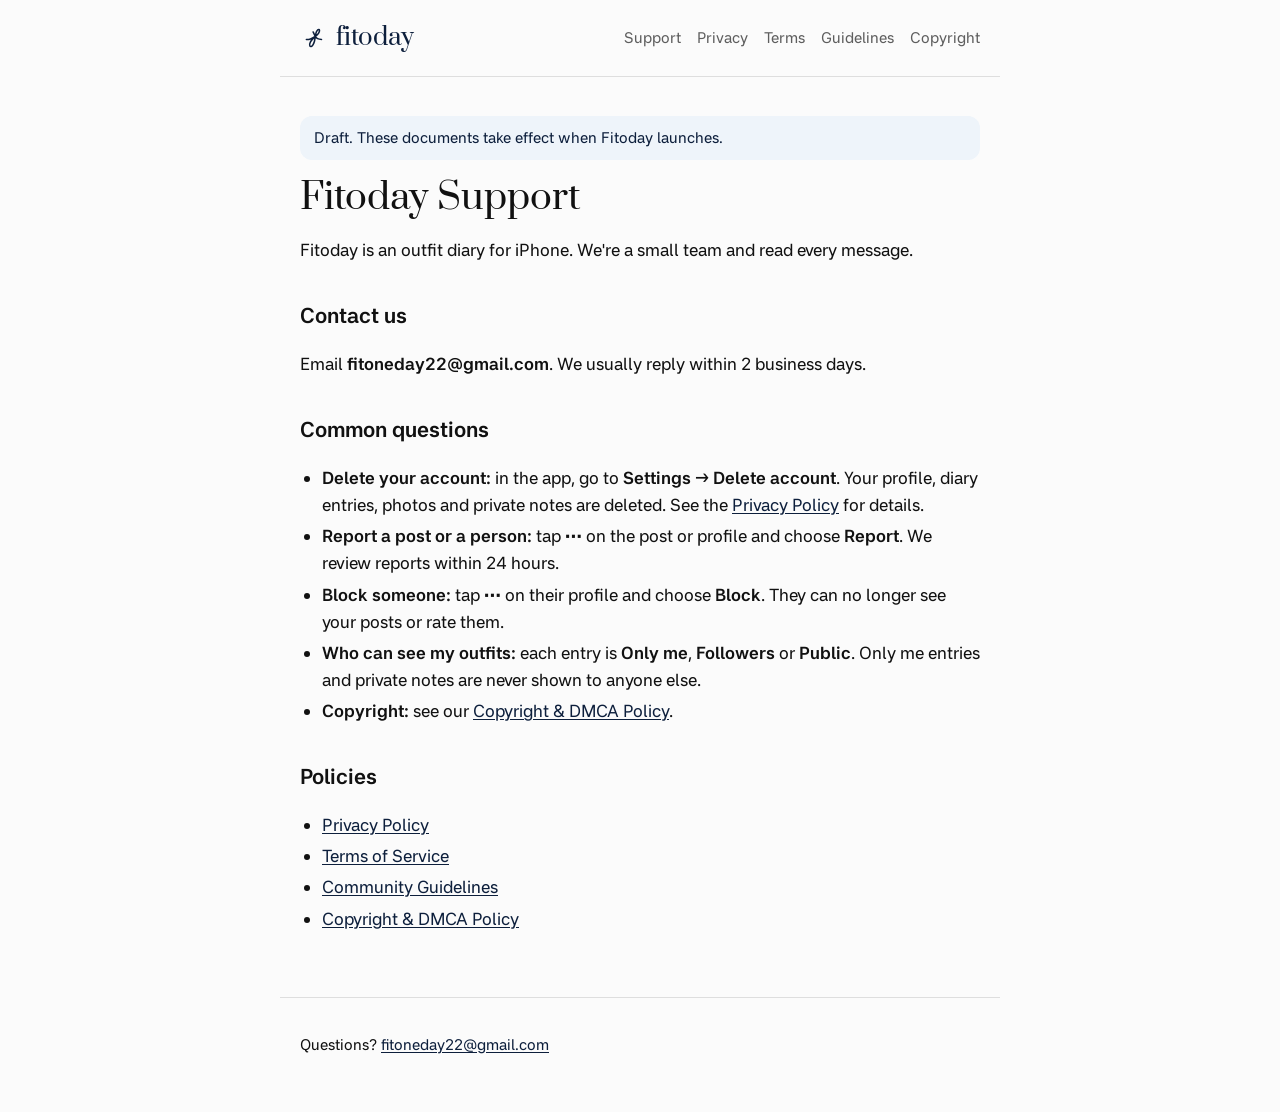
<file: support/index.html>
<!doctype html>
<html lang="en">
<head>
<meta charset="utf-8">
<meta name="viewport" content="width=device-width, initial-scale=1">
<meta http-equiv="Content-Security-Policy" content="default-src 'none'; style-src 'self'; font-src 'self'; img-src 'self'; base-uri 'none'; form-action 'none'">
<meta name="referrer" content="no-referrer">
<meta name="color-scheme" content="light dark">
<title>Fitoday Support · fitoday</title>
<link rel="stylesheet" href="../style.css">
</head>
<body>
<header>
  <a class="brand" href="../" aria-label="fitoday home">
    <svg viewBox="0 0 220 220" width="28" height="28" aria-hidden="true"><path d="M50 122.501C50 122.501 70.6399 122.158 82.5 117.501C95.5 112.397 120 97.5481 120 97.5481M120.331 97.3081C123.002 81.9221 126.219 66.0576 129.5 60.0009C136 48.0009 144 42.7509 149 44.0009C154 45.2508 156 55.0013 147.5 69.5009C139.661 82.8725 122.892 95.4347 120.331 97.3081ZM120.331 97.3081C120.292 97.5329 120.253 97.7576 120.214 97.9822M120.331 97.3081C120.115 97.4661 120 97.5481 120 97.5481M120.214 97.9822C117.648 112.84 115.598 127.11 114.5 131.501C112.25 140.501 112 145.888 103 162.388C94 178.888 81.5 179.001 77 171.001C72.5 163.001 74.5 155.775 81.5 142.388C88.5 129.001 120 97.5481 120 97.5481M120.214 97.9822C120.071 97.7018 120 97.5481 120 97.5481M120.214 97.9822C121.337 100.175 126.917 110.124 138 115.001C150.5 120.501 169 121.001 169 121.001M120 97.5481L103 62.3881" fill="none" stroke="currentColor" stroke-width="12" stroke-linecap="round" stroke-linejoin="round"/></svg>
    <span>fitoday</span>
  </a>
  <nav aria-label="Pages"><a href="../support/">Support</a><a href="../privacy/">Privacy</a><a href="../terms/">Terms</a><a href="../community-guidelines/">Guidelines</a><a href="../dmca/">Copyright</a></nav>
</header>
<main>
<p class="draft" role="note">Draft. These documents take effect when Fitoday launches.</p>
<h1>Fitoday Support</h1>
<p>Fitoday is an outfit diary for iPhone. We're a small team and read every message.</p>
<h2>Contact us</h2>
<p>Email <strong>fitoneday22@gmail.com</strong>. We usually reply within 2 business days.</p>
<h2>Common questions</h2>
<ul><li><strong>Delete your account:</strong> in the app, go to <strong>Settings → Delete account</strong>. Your profile, diary entries, photos and private notes are deleted. See the <a href="../privacy/">Privacy Policy</a> for details.</li><li><strong>Report a post or a person:</strong> tap <strong>⋯</strong> on the post or profile and choose <strong>Report</strong>. We review reports within 24 hours.</li><li><strong>Block someone:</strong> tap <strong>⋯</strong> on their profile and choose <strong>Block</strong>. They can no longer see your posts or rate them.</li><li><strong>Who can see my outfits:</strong> each entry is <strong>Only me</strong>, <strong>Followers</strong> or <strong>Public</strong>. Only me entries and private notes are never shown to anyone else.</li><li><strong>Copyright:</strong> see our <a href="../dmca/">Copyright &amp; DMCA Policy</a>.</li></ul>
<h2>Policies</h2>
<ul><li><a href="../privacy/">Privacy Policy</a></li><li><a href="../terms/">Terms of Service</a></li><li><a href="../community-guidelines/">Community Guidelines</a></li><li><a href="../dmca/">Copyright &amp; DMCA Policy</a></li></ul>
</main>
<footer>
  <p>Questions? <a href="mailto:fitoneday22@gmail.com">fitoneday22@gmail.com</a></p>
</footer>
</body>
</html>
</file>
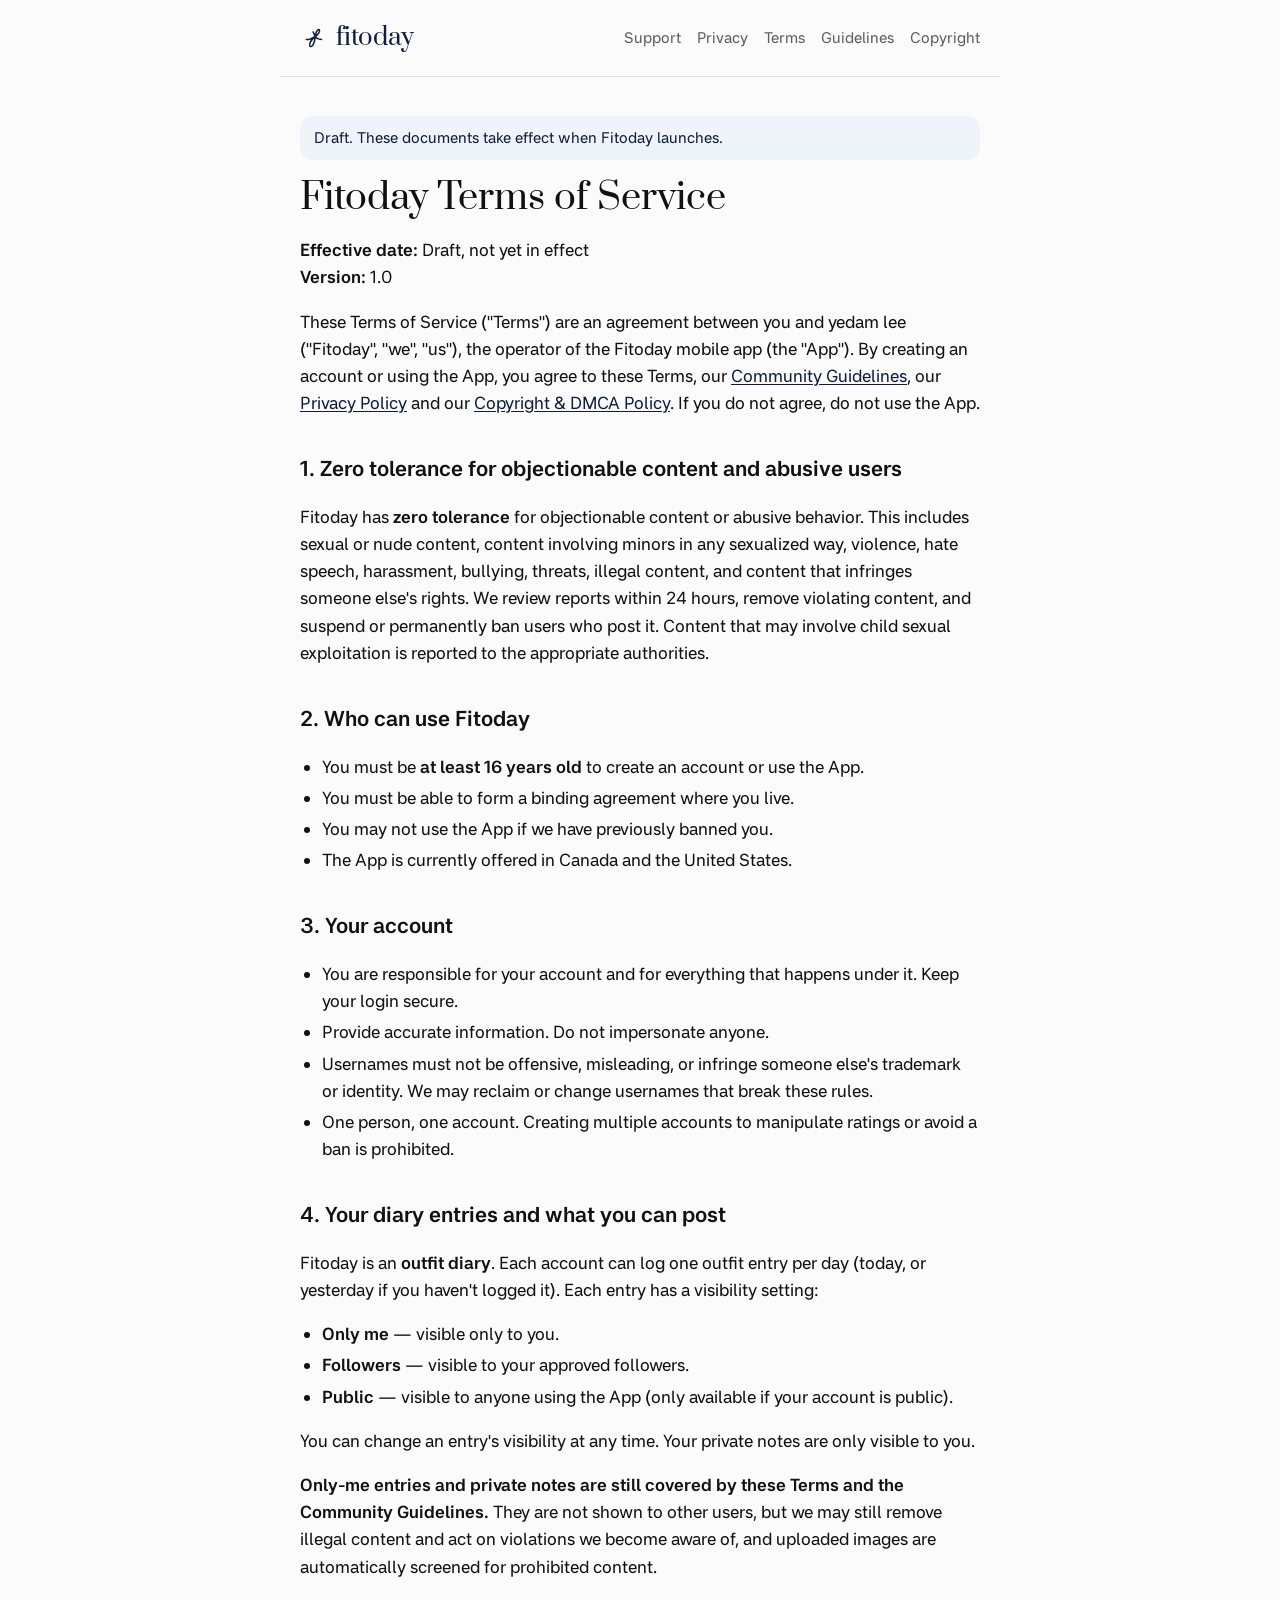
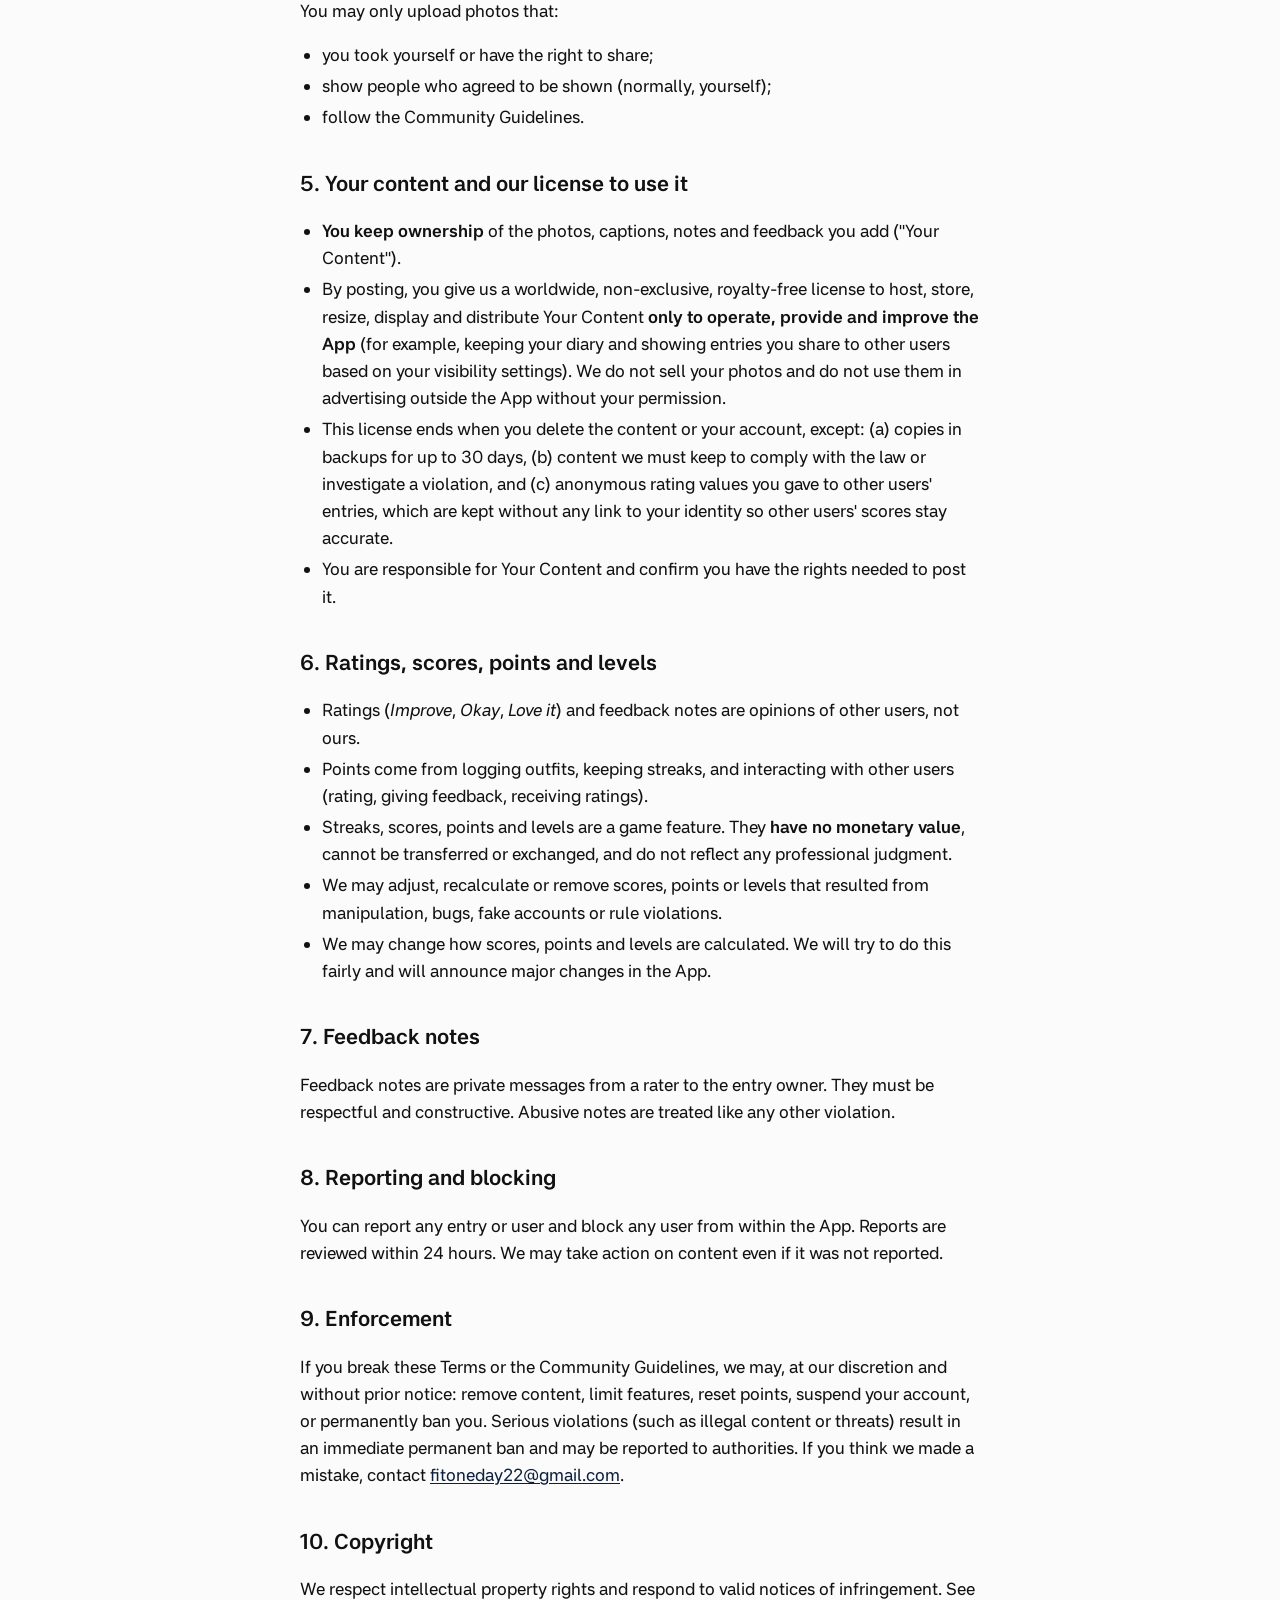
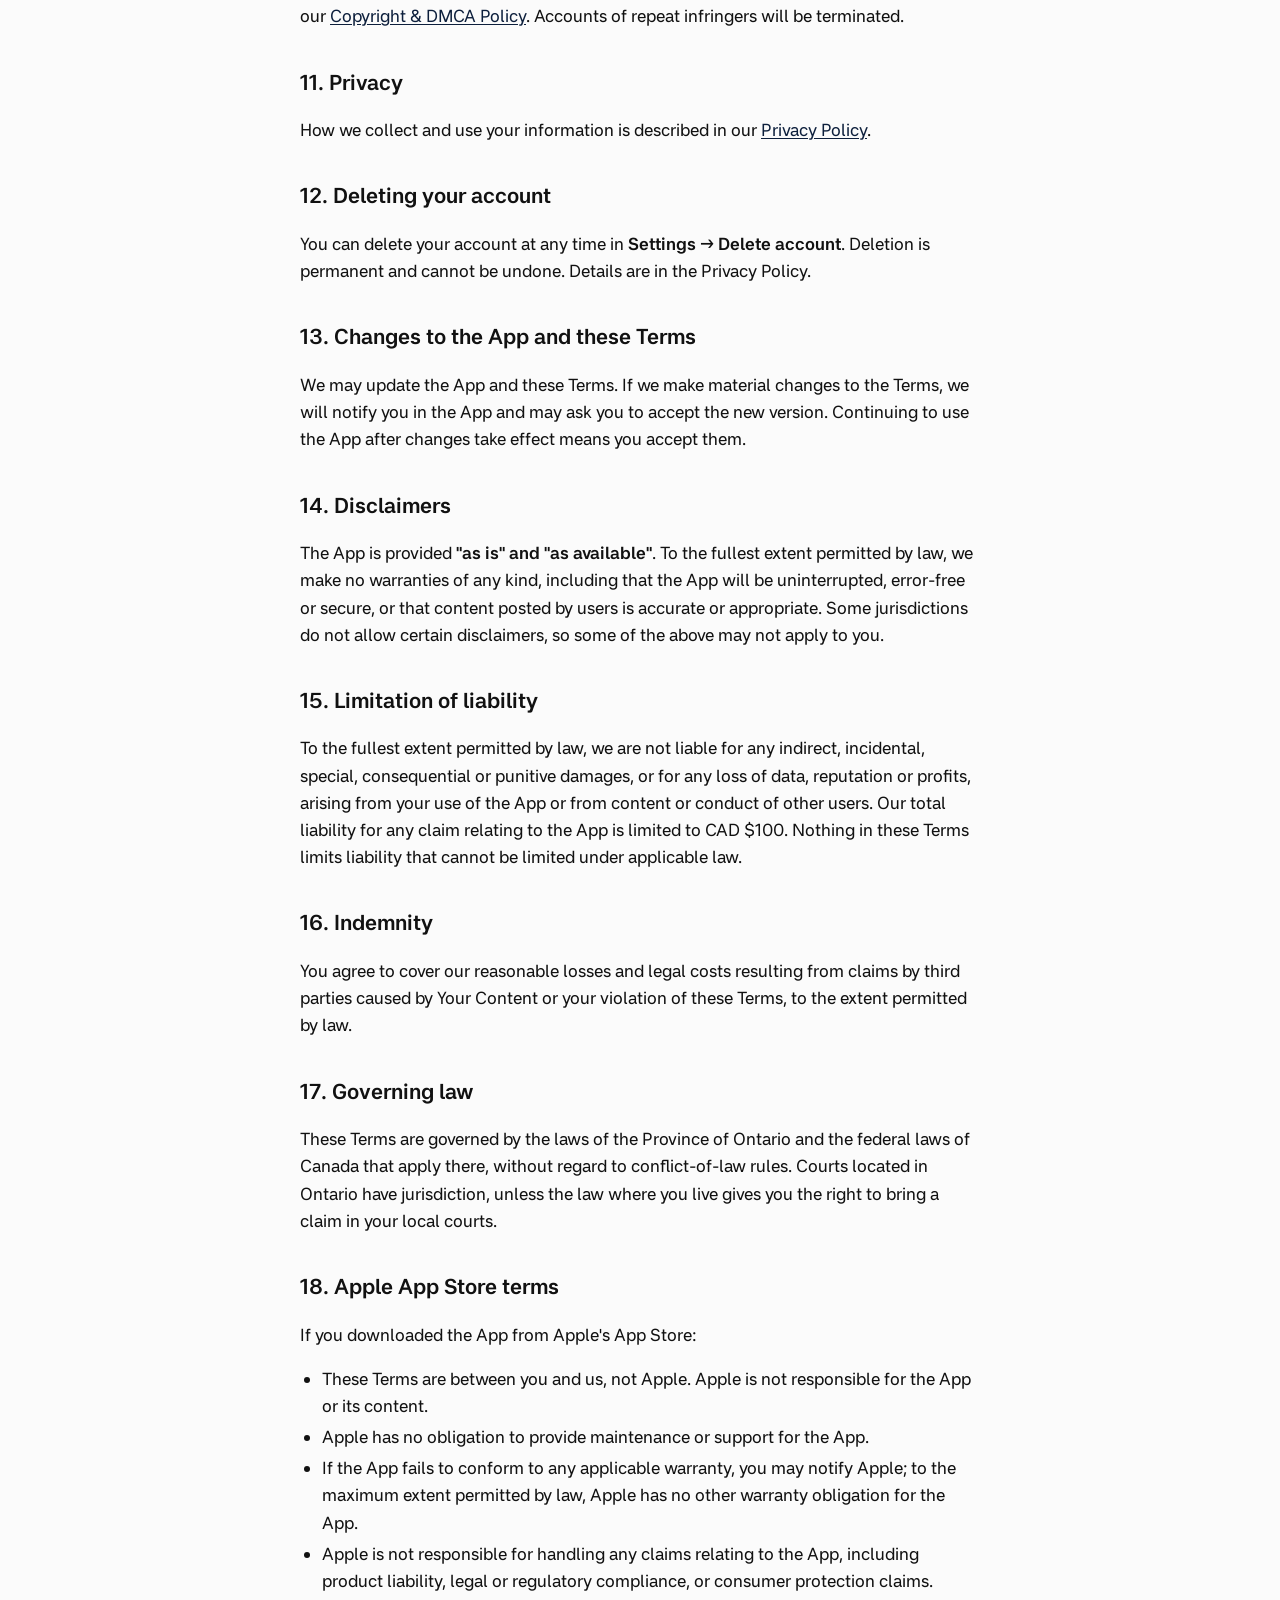
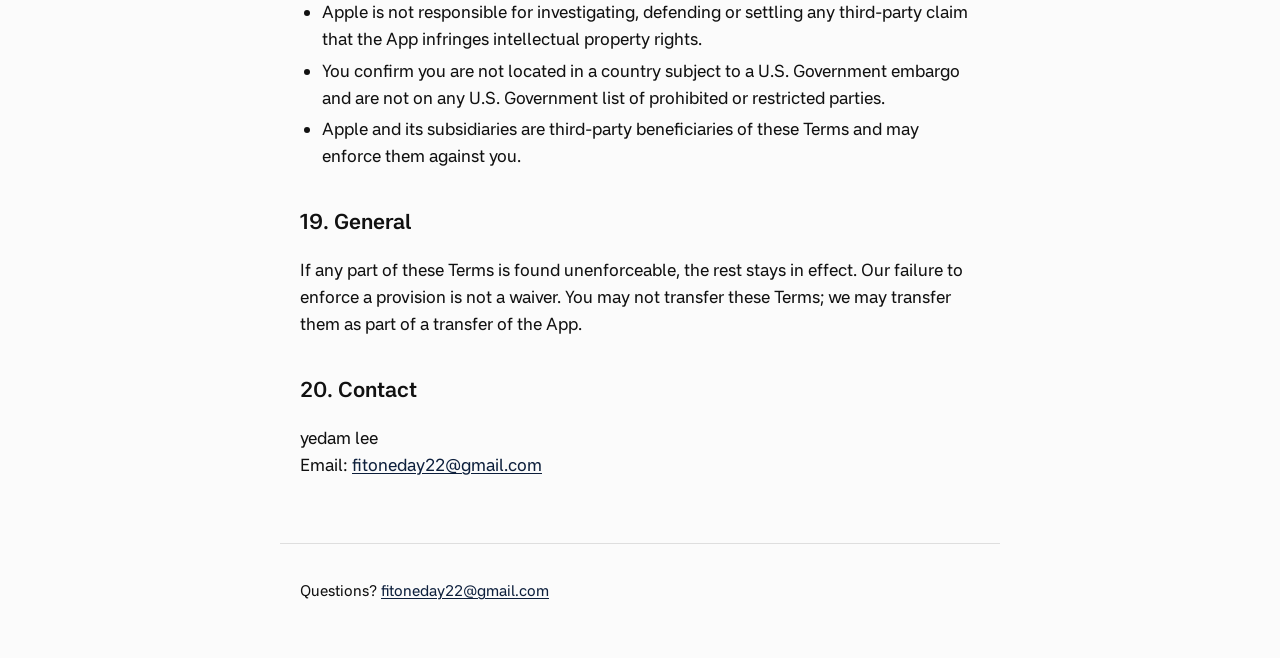
<file: terms/index.html>
<!doctype html>
<html lang="en">
<head>
<meta charset="utf-8">
<meta name="viewport" content="width=device-width, initial-scale=1">
<meta http-equiv="Content-Security-Policy" content="default-src 'none'; style-src 'self'; font-src 'self'; img-src 'self'; base-uri 'none'; form-action 'none'">
<meta name="referrer" content="no-referrer">
<meta name="color-scheme" content="light dark">
<title>Fitoday Terms of Service · fitoday</title>
<link rel="stylesheet" href="../style.css">
</head>
<body>
<header>
  <a class="brand" href="../" aria-label="fitoday home">
    <svg viewBox="0 0 220 220" width="28" height="28" aria-hidden="true"><path d="M50 122.501C50 122.501 70.6399 122.158 82.5 117.501C95.5 112.397 120 97.5481 120 97.5481M120.331 97.3081C123.002 81.9221 126.219 66.0576 129.5 60.0009C136 48.0009 144 42.7509 149 44.0009C154 45.2508 156 55.0013 147.5 69.5009C139.661 82.8725 122.892 95.4347 120.331 97.3081ZM120.331 97.3081C120.292 97.5329 120.253 97.7576 120.214 97.9822M120.331 97.3081C120.115 97.4661 120 97.5481 120 97.5481M120.214 97.9822C117.648 112.84 115.598 127.11 114.5 131.501C112.25 140.501 112 145.888 103 162.388C94 178.888 81.5 179.001 77 171.001C72.5 163.001 74.5 155.775 81.5 142.388C88.5 129.001 120 97.5481 120 97.5481M120.214 97.9822C120.071 97.7018 120 97.5481 120 97.5481M120.214 97.9822C121.337 100.175 126.917 110.124 138 115.001C150.5 120.501 169 121.001 169 121.001M120 97.5481L103 62.3881" fill="none" stroke="currentColor" stroke-width="12" stroke-linecap="round" stroke-linejoin="round"/></svg>
    <span>fitoday</span>
  </a>
  <nav aria-label="Pages"><a href="../support/">Support</a><a href="../privacy/">Privacy</a><a href="../terms/">Terms</a><a href="../community-guidelines/">Guidelines</a><a href="../dmca/">Copyright</a></nav>
</header>
<main>
<p class="draft" role="note">Draft. These documents take effect when Fitoday launches.</p>
<h1>Fitoday Terms of Service</h1>
<p><strong>Effective date:</strong> Draft, not yet in effect<br><strong>Version:</strong> 1.0</p>
<p>These Terms of Service ("Terms") are an agreement between you and yedam lee ("Fitoday", "we", "us"), the operator of the Fitoday mobile app (the "App"). By creating an account or using the App, you agree to these Terms, our <a href="../community-guidelines/">Community Guidelines</a>, our <a href="../privacy/">Privacy Policy</a> and our <a href="../dmca/">Copyright &amp; DMCA Policy</a>. If you do not agree, do not use the App.</p>
<h2>1. Zero tolerance for objectionable content and abusive users</h2>
<p>Fitoday has <strong>zero tolerance</strong> for objectionable content or abusive behavior. This includes sexual or nude content, content involving minors in any sexualized way, violence, hate speech, harassment, bullying, threats, illegal content, and content that infringes someone else's rights. We review reports within 24 hours, remove violating content, and suspend or permanently ban users who post it. Content that may involve child sexual exploitation is reported to the appropriate authorities.</p>
<h2>2. Who can use Fitoday</h2>
<ul><li>You must be <strong>at least 16 years old</strong> to create an account or use the App.</li><li>You must be able to form a binding agreement where you live.</li><li>You may not use the App if we have previously banned you.</li><li>The App is currently offered in Canada and the United States.</li></ul>
<h2>3. Your account</h2>
<ul><li>You are responsible for your account and for everything that happens under it. Keep your login secure.</li><li>Provide accurate information. Do not impersonate anyone.</li><li>Usernames must not be offensive, misleading, or infringe someone else's trademark or identity. We may reclaim or change usernames that break these rules.</li><li>One person, one account. Creating multiple accounts to manipulate ratings or avoid a ban is prohibited.</li></ul>
<h2>4. Your diary entries and what you can post</h2>
<p>Fitoday is an <strong>outfit diary</strong>. Each account can log one outfit entry per day (today, or yesterday if you haven't logged it). Each entry has a visibility setting:</p>
<ul><li><strong>Only me</strong> — visible only to you.</li><li><strong>Followers</strong> — visible to your approved followers.</li><li><strong>Public</strong> — visible to anyone using the App (only available if your account is public).</li></ul>
<p>You can change an entry's visibility at any time. Your private notes are only visible to you.</p>
<p><strong>Only-me entries and private notes are still covered by these Terms and the Community Guidelines.</strong> They are not shown to other users, but we may still remove illegal content and act on violations we become aware of, and uploaded images are automatically screened for prohibited content.</p>
<p>You may only upload photos that:</p>
<ul><li>you took yourself or have the right to share;</li><li>show people who agreed to be shown (normally, yourself);</li><li>follow the Community Guidelines.</li></ul>
<h2>5. Your content and our license to use it</h2>
<ul><li><strong>You keep ownership</strong> of the photos, captions, notes and feedback you add ("Your Content").</li><li>By posting, you give us a worldwide, non-exclusive, royalty-free license to host, store, resize, display and distribute Your Content <strong>only to operate, provide and improve the App</strong> (for example, keeping your diary and showing entries you share to other users based on your visibility settings). We do not sell your photos and do not use them in advertising outside the App without your permission.</li><li>This license ends when you delete the content or your account, except: (a) copies in backups for up to 30 days, (b) content we must keep to comply with the law or investigate a violation, and (c) anonymous rating values you gave to other users' entries, which are kept without any link to your identity so other users' scores stay accurate.</li><li>You are responsible for Your Content and confirm you have the rights needed to post it.</li></ul>
<h2>6. Ratings, scores, points and levels</h2>
<ul><li>Ratings (<em>Improve</em>, <em>Okay</em>, <em>Love it</em>) and feedback notes are opinions of other users, not ours.</li><li>Points come from logging outfits, keeping streaks, and interacting with other users (rating, giving feedback, receiving ratings).</li><li>Streaks, scores, points and levels are a game feature. They <strong>have no monetary value</strong>, cannot be transferred or exchanged, and do not reflect any professional judgment.</li><li>We may adjust, recalculate or remove scores, points or levels that resulted from manipulation, bugs, fake accounts or rule violations.</li><li>We may change how scores, points and levels are calculated. We will try to do this fairly and will announce major changes in the App.</li></ul>
<h2>7. Feedback notes</h2>
<p>Feedback notes are private messages from a rater to the entry owner. They must be respectful and constructive. Abusive notes are treated like any other violation.</p>
<h2>8. Reporting and blocking</h2>
<p>You can report any entry or user and block any user from within the App. Reports are reviewed within 24 hours. We may take action on content even if it was not reported.</p>
<h2>9. Enforcement</h2>
<p>If you break these Terms or the Community Guidelines, we may, at our discretion and without prior notice: remove content, limit features, reset points, suspend your account, or permanently ban you. Serious violations (such as illegal content or threats) result in an immediate permanent ban and may be reported to authorities. If you think we made a mistake, contact <a href="mailto:fitoneday22@gmail.com">fitoneday22@gmail.com</a>.</p>
<h2>10. Copyright</h2>
<p>We respect intellectual property rights and respond to valid notices of infringement. See our <a href="../dmca/">Copyright &amp; DMCA Policy</a>. Accounts of repeat infringers will be terminated.</p>
<h2>11. Privacy</h2>
<p>How we collect and use your information is described in our <a href="../privacy/">Privacy Policy</a>.</p>
<h2>12. Deleting your account</h2>
<p>You can delete your account at any time in <strong>Settings → Delete account</strong>. Deletion is permanent and cannot be undone. Details are in the Privacy Policy.</p>
<h2>13. Changes to the App and these Terms</h2>
<p>We may update the App and these Terms. If we make material changes to the Terms, we will notify you in the App and may ask you to accept the new version. Continuing to use the App after changes take effect means you accept them.</p>
<h2>14. Disclaimers</h2>
<p>The App is provided <strong>"as is" and "as available"</strong>. To the fullest extent permitted by law, we make no warranties of any kind, including that the App will be uninterrupted, error-free or secure, or that content posted by users is accurate or appropriate. Some jurisdictions do not allow certain disclaimers, so some of the above may not apply to you.</p>
<h2>15. Limitation of liability</h2>
<p>To the fullest extent permitted by law, we are not liable for any indirect, incidental, special, consequential or punitive damages, or for any loss of data, reputation or profits, arising from your use of the App or from content or conduct of other users. Our total liability for any claim relating to the App is limited to CAD $100. Nothing in these Terms limits liability that cannot be limited under applicable law.</p>
<h2>16. Indemnity</h2>
<p>You agree to cover our reasonable losses and legal costs resulting from claims by third parties caused by Your Content or your violation of these Terms, to the extent permitted by law.</p>
<h2>17. Governing law</h2>
<p>These Terms are governed by the laws of the Province of Ontario and the federal laws of Canada that apply there, without regard to conflict-of-law rules. Courts located in Ontario have jurisdiction, unless the law where you live gives you the right to bring a claim in your local courts.</p>
<h2>18. Apple App Store terms</h2>
<p>If you downloaded the App from Apple's App Store:</p>
<ul><li>These Terms are between you and us, not Apple. Apple is not responsible for the App or its content.</li><li>Apple has no obligation to provide maintenance or support for the App.</li><li>If the App fails to conform to any applicable warranty, you may notify Apple; to the maximum extent permitted by law, Apple has no other warranty obligation for the App.</li><li>Apple is not responsible for handling any claims relating to the App, including product liability, legal or regulatory compliance, or consumer protection claims.</li><li>Apple is not responsible for investigating, defending or settling any third-party claim that the App infringes intellectual property rights.</li><li>You confirm you are not located in a country subject to a U.S. Government embargo and are not on any U.S. Government list of prohibited or restricted parties.</li><li>Apple and its subsidiaries are third-party beneficiaries of these Terms and may enforce them against you.</li></ul>
<h2>19. General</h2>
<p>If any part of these Terms is found unenforceable, the rest stays in effect. Our failure to enforce a provision is not a waiver. You may not transfer these Terms; we may transfer them as part of a transfer of the App.</p>
<h2>20. Contact</h2>
<p>yedam lee<br>Email: <a href="mailto:fitoneday22@gmail.com">fitoneday22@gmail.com</a></p>
</main>
<footer>
  <p>Questions? <a href="mailto:fitoneday22@gmail.com">fitoneday22@gmail.com</a></p>
</footer>
</body>
</html>
</file>
<file: style.css>
@font-face { font-family: 'Prata'; src: url('fonts/Prata-Regular.ttf') format('truetype'); font-display: swap; }
@font-face { font-family: 'Miranda Sans'; src: url('fonts/MirandaSans-Regular.ttf') format('truetype'); font-weight: 400; font-display: swap; }
@font-face { font-family: 'Miranda Sans'; src: url('fonts/MirandaSans-Italic.ttf') format('truetype'); font-weight: 400; font-style: italic; font-display: swap; }
@font-face { font-family: 'Miranda Sans'; src: url('fonts/MirandaSans-SemiBold.ttf') format('truetype'); font-weight: 600; font-display: swap; }

:root {
  --bg: #FBFBFB; --surface: #FFFFFF; --subtle: #F4F4F4; --line: #DEDEDE;
  --text: #111111; --muted: #5E5E5E; --accent: #0D1F3C; --accent-subtle: #EEF4FA;
}
@media (prefers-color-scheme: dark) {
  :root {
    --bg: #0F1012; --surface: #18191C; --subtle: #1F2125; --line: #2E3136;
    --text: #F2F2F2; --muted: #A6A6A6; --accent: #D6E4F2; --accent-subtle: #1B2433;
  }
}
* { box-sizing: border-box; }
html { -webkit-text-size-adjust: 100%; }
body {
  margin: 0; background: var(--bg); color: var(--text);
  font: 17px/1.6 'Miranda Sans', -apple-system, system-ui, sans-serif;
}
header, main, footer { max-width: 720px; margin: 0 auto; padding: 0 20px; }
header { display: flex; flex-wrap: wrap; align-items: center; justify-content: space-between; gap: 12px; padding-top: 20px; padding-bottom: 20px; border-bottom: 1px solid var(--line); }
.brand { display: inline-flex; align-items: center; gap: 8px; color: var(--accent); text-decoration: none; font: 24px/1 'Prata', Georgia, serif; }
nav { display: flex; flex-wrap: wrap; gap: 4px 16px; font-size: 15px; }
nav a { color: var(--muted); text-decoration: none; padding: 6px 0; }
nav a:hover { color: var(--text); text-decoration: underline; }
main { padding-top: 24px; padding-bottom: 48px; }
h1 { font: 36px/1.2 'Prata', Georgia, serif; margin: 16px 0 12px; }
h2 { font-size: 21px; font-weight: 600; margin: 36px 0 8px; }
h3 { font-size: 18px; font-weight: 600; margin: 24px 0 6px; }
p, li { color: var(--text); }
ul, ol { padding-left: 22px; }
li { margin: 4px 0; }
a { color: var(--accent); text-underline-offset: 2px; }
code { font-size: 0.9em; background: var(--subtle); padding: 1px 5px; border-radius: 4px; }
.table { overflow-x: auto; margin: 12px 0; border: 1px solid var(--line); border-radius: 12px; }
table { border-collapse: collapse; width: 100%; font-size: 15px; background: var(--surface); }
th, td { text-align: left; vertical-align: top; padding: 10px 12px; border-bottom: 1px solid var(--line); }
th { font-weight: 600; background: var(--subtle); }
tr:last-child td { border-bottom: 0; }
.draft { background: var(--accent-subtle); color: var(--accent); border-radius: 12px; padding: 10px 14px; font-size: 15px; }
.cards { list-style: none; padding: 0; display: grid; gap: 12px; }
.cards a { display: block; padding: 16px 18px; background: var(--surface); border: 1px solid var(--line); border-radius: 12px; text-decoration: none; color: var(--text); font-weight: 600; }
.cards a:hover { border-color: var(--muted); }
footer { padding-top: 20px; padding-bottom: 40px; border-top: 1px solid var(--line); color: var(--muted); font-size: 15px; }
</file>
